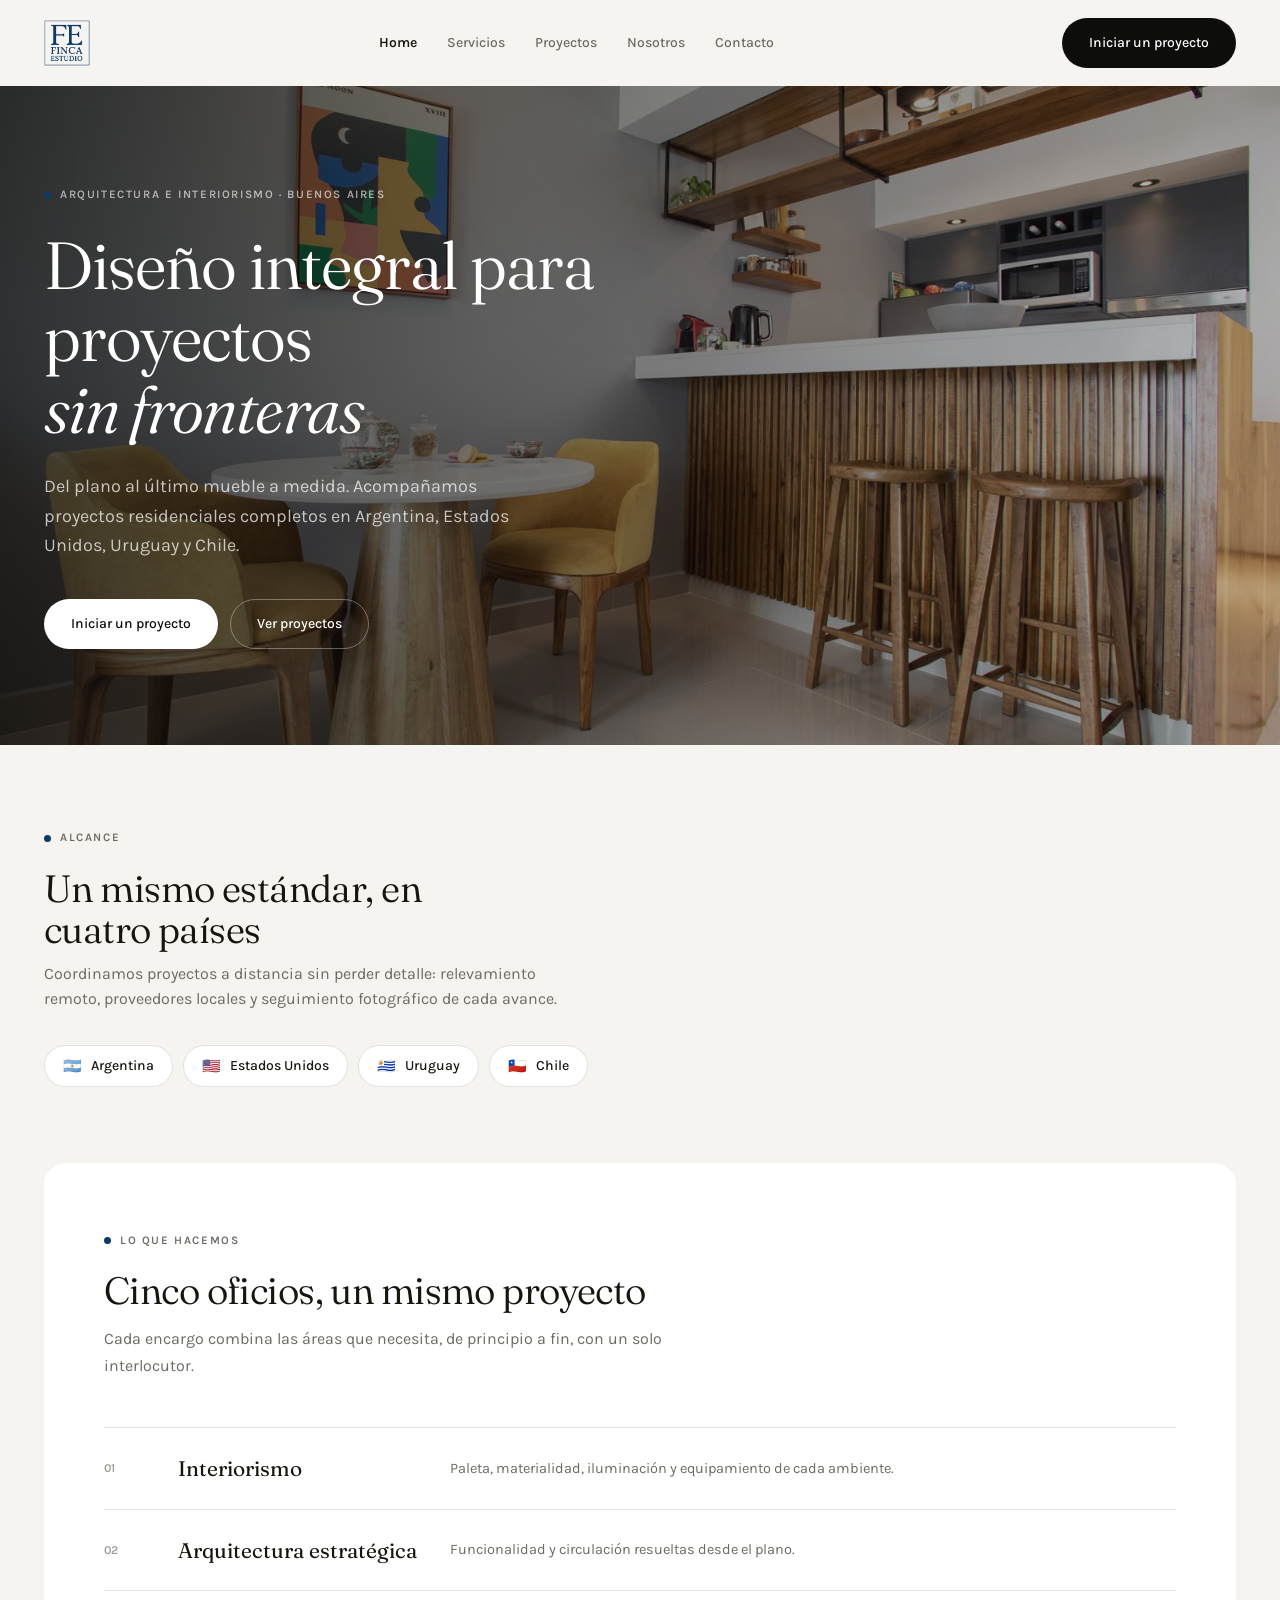
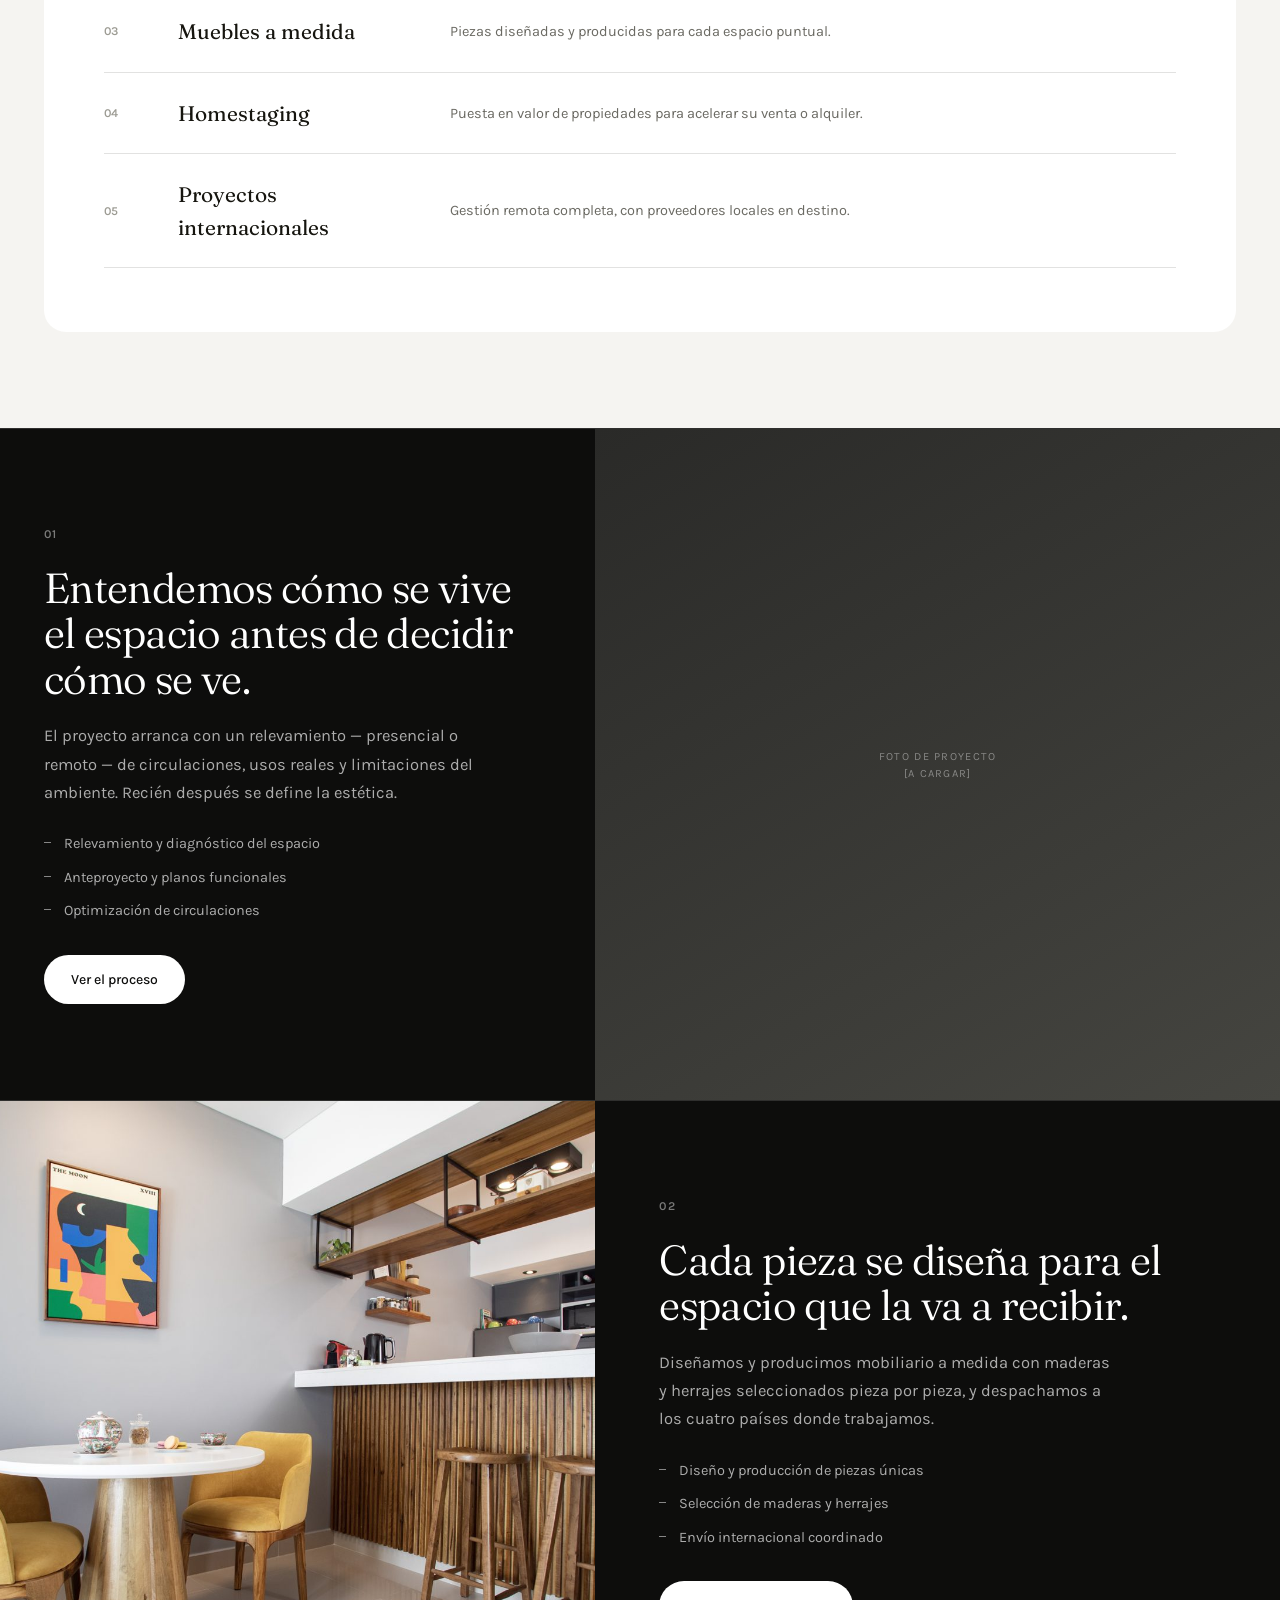
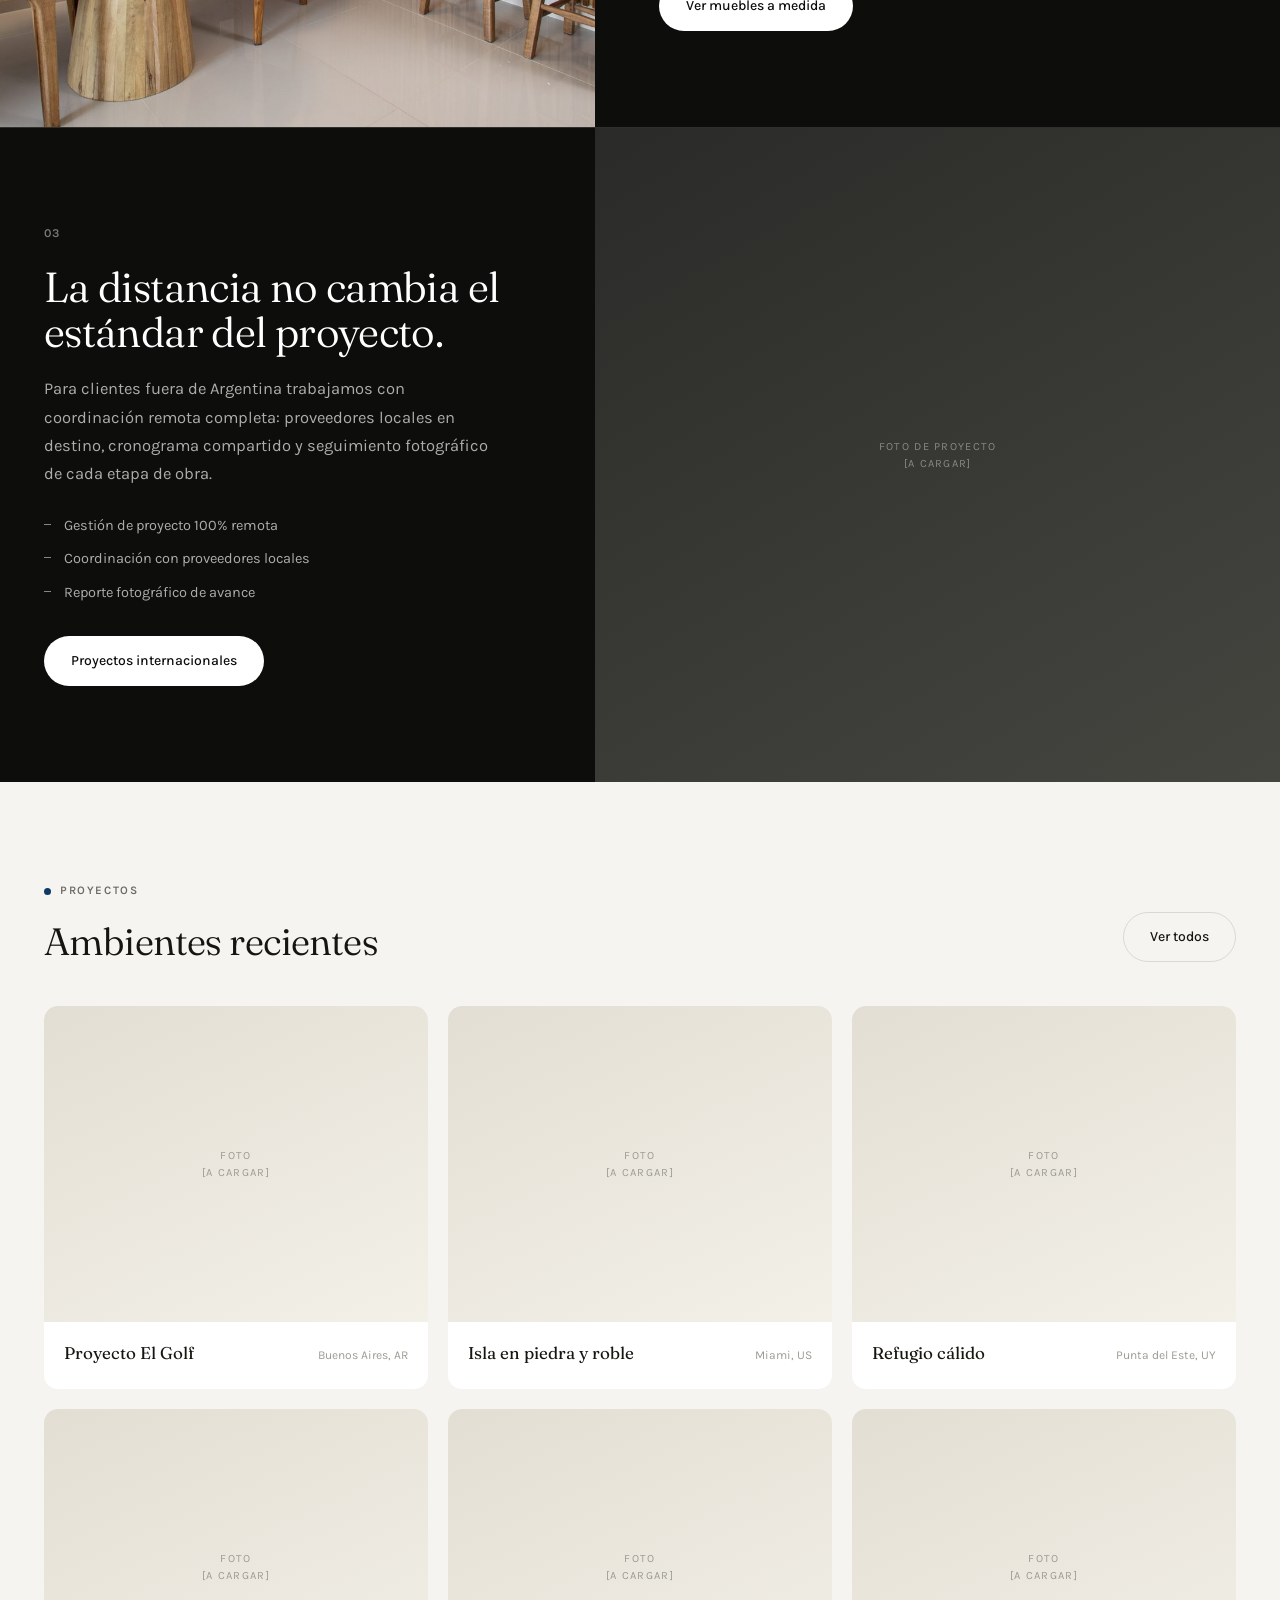
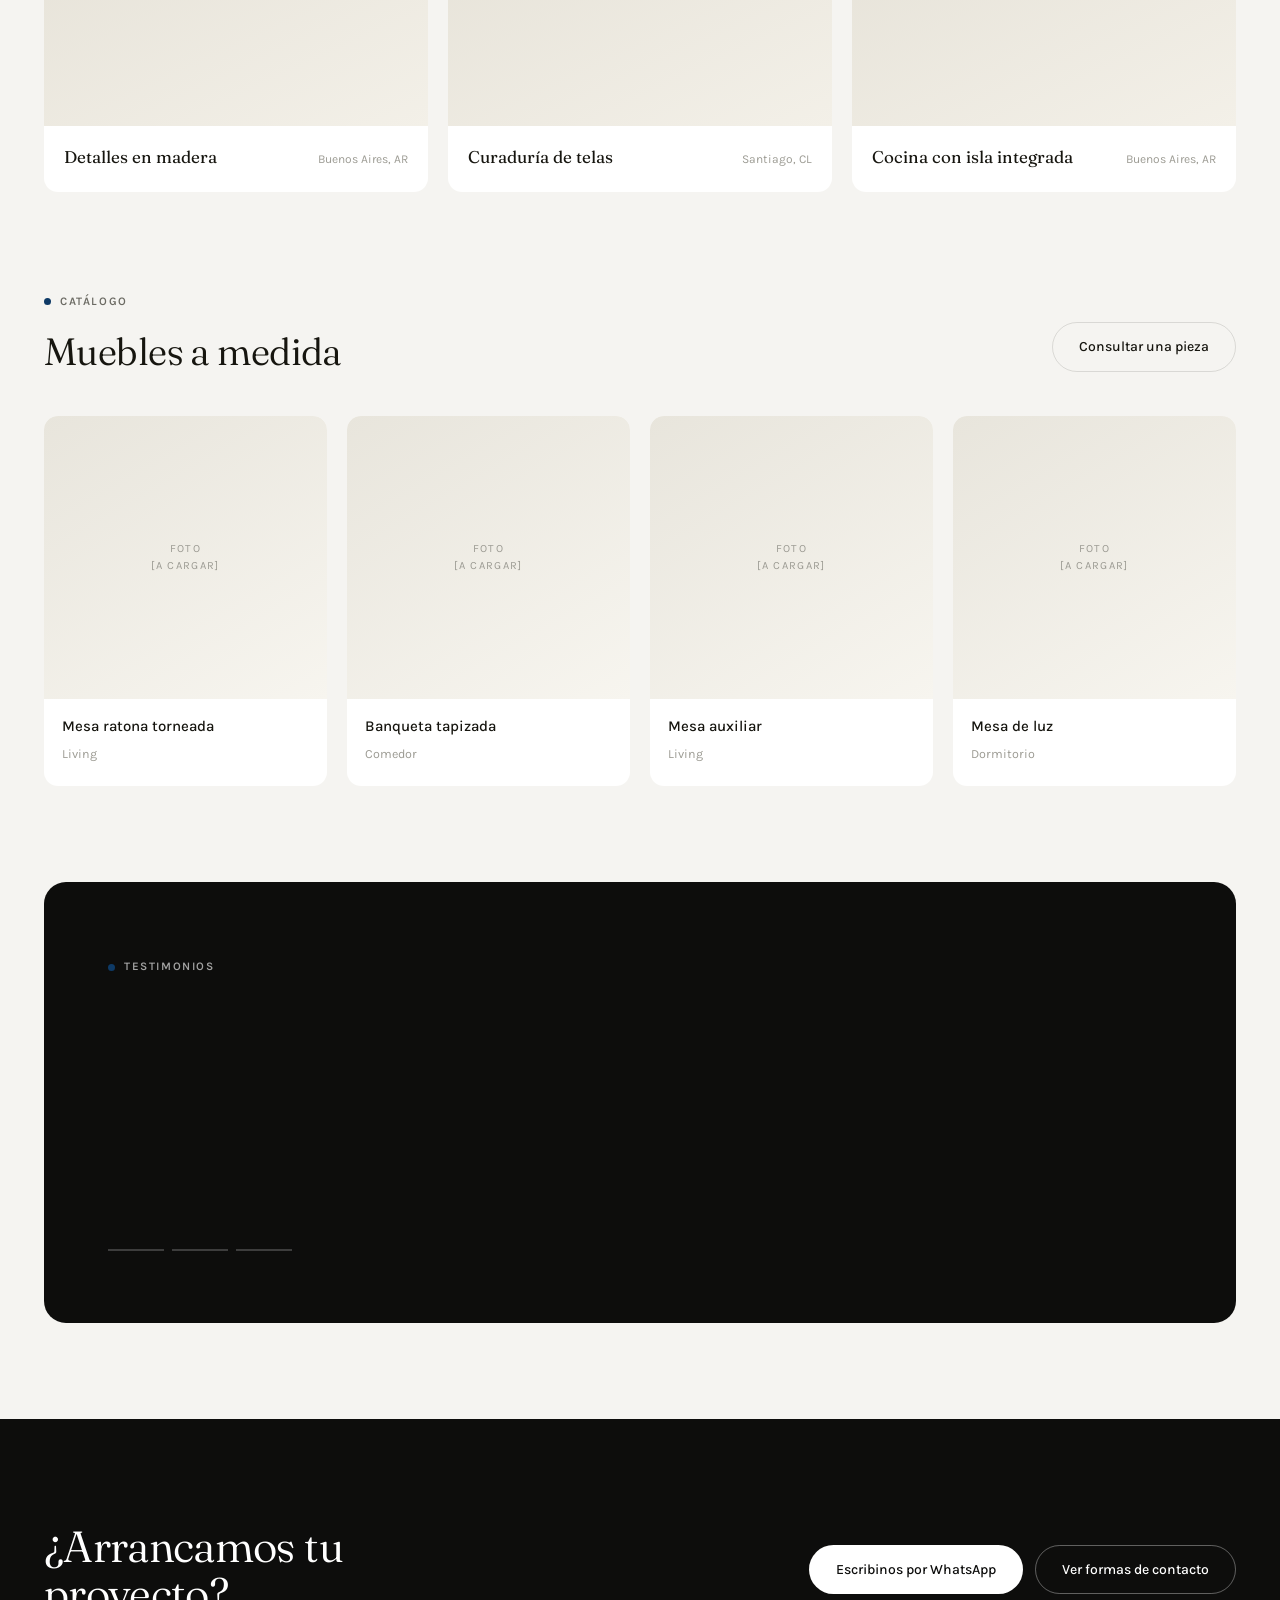
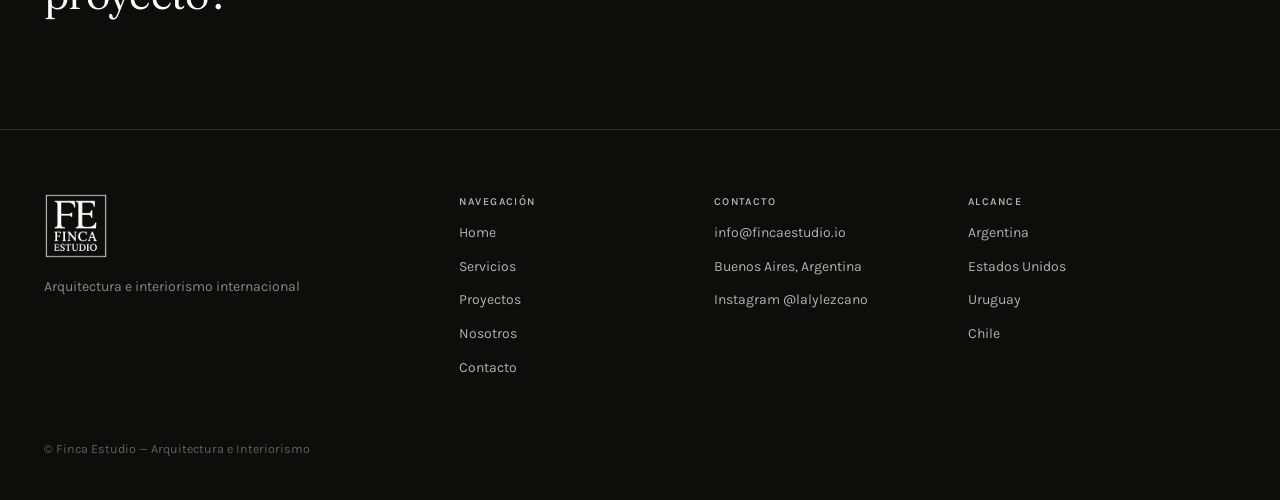
<file: index.html>
<!doctype html>
<html lang="es">
<head>
<meta charset="utf-8">
<meta name="viewport" content="width=device-width, initial-scale=1">
<title>Finca Estudio — Arquitectura e Interiorismo Internacional</title>
<meta name="description" content="Finca Estudio: arquitectura e interiorismo estratégico para proyectos residenciales en Argentina, Estados Unidos, Uruguay y Chile.">
<link rel="stylesheet" href="https://fonts.googleapis.com/css2?family=Fraunces:ital,opsz,wght@0,9..144,300;0,9..144,340;0,9..144,400;0,9..144,500;1,9..144,340&family=Karla:wght@300;400;500;600&display=swap">
<link rel="stylesheet" href="assets/css/style.css">
<script src="assets/js/meta-pixel.js"></script>
</head>
<body>

<header class="nav">
  <div class="nav-inner">
    <a class="brand" href="index.html">
      <img src="assets/images/logo-fe.png" class="brand-mark" alt="Finca Estudio">
    </a>
    <nav class="nav-links">
      <a href="index.html" class="active">Home</a>
      <div class="nav-item">
        <a href="servicios.html">Servicios</a>
        <div class="mega">
          <div>
            <p class="mega-col-title">Nuestras disciplinas</p>
            <ul class="mega-list">
              <li><a href="servicios.html#interiorismo"><span class="num">01</span> Interiorismo</a></li>
              <li><a href="servicios.html#arquitectura"><span class="num">02</span> Arquitectura estratégica</a></li>
              <li><a href="servicios.html#muebles"><span class="num">03</span> Muebles a medida</a></li>
              <li><a href="servicios.html#internacionales"><span class="num">04</span> Proyectos internacionales</a></li>
            </ul>
          </div>
          <div class="mega-promo">
            <p>Proyectos en Argentina, EE.UU., Uruguay y Chile.</p>
            <a href="servicios.html">Ver todos los servicios →</a>
          </div>
        </div>
      </div>
      <a href="proyectos.html">Proyectos</a>
      <a href="nosotros.html">Nosotros</a>
      <a href="contacto.html">Contacto</a>
    </nav>
    <a class="btn btn-dark nav-cta" href="contacto.html">Iniciar un proyecto</a>
    <button class="nav-toggle" aria-label="Abrir menú"><span></span><span></span><span></span></button>
  </div>
</header>

<section class="hero on-dark">
  <div class="hero-bg"><img src="assets/images/hero-cocina.jpg" alt=""></div>
  <div class="wrap">
    <div class="hero-inner">
      <span class="label"><span class="dot"></span>Arquitectura e interiorismo · Buenos Aires</span>
      <h1 class="disp">Diseño integral para proyectos<br><span class="ital">sin fronteras</span></h1>
      <p class="lead">Del plano al último mueble a medida. Acompañamos proyectos residenciales completos en Argentina, Estados Unidos, Uruguay y Chile.</p>
      <div class="hero-actions">
        <a href="contacto.html" class="btn btn-light">Iniciar un proyecto</a>
        <a href="proyectos.html" class="btn btn-ghost-light">Ver proyectos</a>
      </div>
    </div>
  </div>
</section>

<section class="markets">
  <div class="wrap reveal">
    <span class="label"><span class="dot"></span>Alcance</span>
    <h2 class="disp">Un mismo estándar, en cuatro países</h2>
    <p>Coordinamos proyectos a distancia sin perder detalle: relevamiento remoto, proveedores locales y seguimiento fotográfico de cada avance.</p>
    <div class="chips">
      <span class="chip"><span class="flag">🇦🇷</span> Argentina</span>
      <span class="chip"><span class="flag">🇺🇸</span> Estados Unidos</span>
      <span class="chip"><span class="flag">🇺🇾</span> Uruguay</span>
      <span class="chip"><span class="flag">🇨🇱</span> Chile</span>
    </div>
  </div>
</section>

<section class="panel-section">
  <div class="wrap">
    <div class="panel reveal">
      <div class="panel-head">
        <span class="label"><span class="dot"></span>Lo que hacemos</span>
        <h2 class="disp">Cinco oficios, un mismo proyecto</h2>
        <p>Cada encargo combina las áreas que necesita, de principio a fin, con un solo interlocutor.</p>
      </div>
      <div class="svc-rows">
        <div class="svc-line"><span class="n">01</span><span class="t">Interiorismo</span><span class="d">Paleta, materialidad, iluminación y equipamiento de cada ambiente.</span><span class="a">→</span></div>
        <div class="svc-line"><span class="n">02</span><span class="t">Arquitectura estratégica</span><span class="d">Funcionalidad y circulación resueltas desde el plano.</span><span class="a">→</span></div>
        <div class="svc-line"><span class="n">03</span><span class="t">Muebles a medida</span><span class="d">Piezas diseñadas y producidas para cada espacio puntual.</span><span class="a">→</span></div>
        <div class="svc-line"><span class="n">04</span><span class="t">Homestaging</span><span class="d">Puesta en valor de propiedades para acelerar su venta o alquiler.</span><span class="a">→</span></div>
        <div class="svc-line"><span class="n">05</span><span class="t">Proyectos internacionales</span><span class="d">Gestión remota completa, con proveedores locales en destino.</span><span class="a">→</span></div>
      </div>
    </div>
  </div>
</section>

<section class="feature on-dark">
  <div class="feature-row">
    <div class="feature-text">
      <span class="step-num">01</span>
      <h2 class="disp">Entendemos cómo se vive el espacio antes de decidir cómo se ve.</h2>
      <p>El proyecto arranca con un relevamiento — presencial o remoto — de circulaciones, usos reales y limitaciones del ambiente. Recién después se define la estética.</p>
      <ul class="feature-list">
        <li>Relevamiento y diagnóstico del espacio</li>
        <li>Anteproyecto y planos funcionales</li>
        <li>Optimización de circulaciones</li>
      </ul>
      <a href="servicios.html#arquitectura" class="btn btn-light">Ver el proceso</a>
    </div>
    <div class="feature-media">
      <span class="ph-label">Foto de proyecto<br>[a cargar]</span>
    </div>
  </div>

  <div class="feature-row rev">
    <div class="feature-text">
      <span class="step-num">02</span>
      <h2 class="disp">Cada pieza se diseña para el espacio que la va a recibir.</h2>
      <p>Diseñamos y producimos mobiliario a medida con maderas y herrajes seleccionados pieza por pieza, y despachamos a los cuatro países donde trabajamos.</p>
      <ul class="feature-list">
        <li>Diseño y producción de piezas únicas</li>
        <li>Selección de maderas y herrajes</li>
        <li>Envío internacional coordinado</li>
      </ul>
      <a href="servicios.html#muebles" class="btn btn-light">Ver muebles a medida</a>
    </div>
    <div class="feature-media">
      <img src="assets/images/hero-cocina.jpg" alt="Barra de cocina en madera, proyecto Finca Estudio">
    </div>
  </div>

  <div class="feature-row">
    <div class="feature-text">
      <span class="step-num">03</span>
      <h2 class="disp">La distancia no cambia el estándar del proyecto.</h2>
      <p>Para clientes fuera de Argentina trabajamos con coordinación remota completa: proveedores locales en destino, cronograma compartido y seguimiento fotográfico de cada etapa de obra.</p>
      <ul class="feature-list">
        <li>Gestión de proyecto 100% remota</li>
        <li>Coordinación con proveedores locales</li>
        <li>Reporte fotográfico de avance</li>
      </ul>
      <a href="servicios.html#internacionales" class="btn btn-light">Proyectos internacionales</a>
    </div>
    <div class="feature-media">
      <span class="ph-label">Foto de proyecto<br>[a cargar]</span>
    </div>
  </div>
</section>

<section class="projects">
  <div class="wrap">
    <div class="proj-head reveal">
      <div>
        <span class="label"><span class="dot"></span>Proyectos</span>
        <h2 class="disp">Ambientes recientes</h2>
      </div>
      <a href="proyectos.html" class="btn btn-ghost-dark">Ver todos</a>
    </div>
    <div class="proj-grid reveal">
      <div class="proj-card"><div class="proj-photo"><span class="ph-label">Foto<br>[a cargar]</span></div><div class="proj-body"><h4>Proyecto El Golf</h4><span class="proj-loc">Buenos Aires, AR</span></div></div>
      <div class="proj-card"><div class="proj-photo"><span class="ph-label">Foto<br>[a cargar]</span></div><div class="proj-body"><h4>Isla en piedra y roble</h4><span class="proj-loc">Miami, US</span></div></div>
      <div class="proj-card"><div class="proj-photo"><span class="ph-label">Foto<br>[a cargar]</span></div><div class="proj-body"><h4>Refugio cálido</h4><span class="proj-loc">Punta del Este, UY</span></div></div>
      <div class="proj-card"><div class="proj-photo"><span class="ph-label">Foto<br>[a cargar]</span></div><div class="proj-body"><h4>Detalles en madera</h4><span class="proj-loc">Buenos Aires, AR</span></div></div>
      <div class="proj-card"><div class="proj-photo"><span class="ph-label">Foto<br>[a cargar]</span></div><div class="proj-body"><h4>Curaduría de telas</h4><span class="proj-loc">Santiago, CL</span></div></div>
      <div class="proj-card"><div class="proj-photo"><span class="ph-label">Foto<br>[a cargar]</span></div><div class="proj-body"><h4>Cocina con isla integrada</h4><span class="proj-loc">Buenos Aires, AR</span></div></div>
    </div>
  </div>
</section>

<section class="catalog">
  <div class="wrap">
    <div class="proj-head reveal">
      <div>
        <span class="label"><span class="dot"></span>Catálogo</span>
        <h2 class="disp">Muebles a medida</h2>
      </div>
      <a href="contacto.html" class="btn btn-ghost-dark">Consultar una pieza</a>
    </div>
    <div class="cat-grid reveal">
      <div class="cat-card"><div class="cat-photo"><span class="ph-label">Foto<br>[a cargar]</span></div><div class="cat-body"><h4>Mesa ratona torneada</h4><span>Living</span></div></div>
      <div class="cat-card"><div class="cat-photo"><span class="ph-label">Foto<br>[a cargar]</span></div><div class="cat-body"><h4>Banqueta tapizada</h4><span>Comedor</span></div></div>
      <div class="cat-card"><div class="cat-photo"><span class="ph-label">Foto<br>[a cargar]</span></div><div class="cat-body"><h4>Mesa auxiliar</h4><span>Living</span></div></div>
      <div class="cat-card"><div class="cat-photo"><span class="ph-label">Foto<br>[a cargar]</span></div><div class="cat-body"><h4>Mesa de luz</h4><span>Dormitorio</span></div></div>
    </div>
  </div>
</section>

<section class="testi">
  <div class="wrap">
    <div class="testi-panel on-dark reveal">
      <span class="label"><span class="dot"></span>Testimonios</span>
      <div class="testi-carousel">
        <div class="testi-auto">
          <div class="testi-auto-slide">
            <p class="testi-quote disp">[Testimonio de cliente — pendiente de cargar]</p>
            <p class="testi-name">— Cliente, Proyecto [nombre]</p>
          </div>
          <div class="testi-auto-slide">
            <p class="testi-quote disp">[Testimonio de cliente — pendiente de cargar]</p>
            <p class="testi-name">— Cliente, Proyecto [nombre]</p>
          </div>
          <div class="testi-auto-slide">
            <p class="testi-quote disp">[Testimonio de cliente — pendiente de cargar]</p>
            <p class="testi-name">— Cliente, Proyecto [nombre]</p>
          </div>
        </div>
        <div class="testi-progress">
          <div class="testi-bar"><span></span></div>
          <div class="testi-bar"><span></span></div>
          <div class="testi-bar"><span></span></div>
        </div>
      </div>
    </div>
  </div>
</section>

<section class="cta on-dark">
  <div class="wrap cta-inner">
    <h2 class="disp">¿Arrancamos tu proyecto?</h2>
    <div class="hero-actions">
      <a href="https://wa.me/5491131908676" class="btn btn-light" target="_blank" rel="noopener">Escribinos por WhatsApp</a>
      <a href="contacto.html" class="btn btn-ghost-light">Ver formas de contacto</a>
    </div>
  </div>
</section>

<footer class="footer">
  <div class="footer-inner">
    <div class="footer-brand">
      <img src="assets/images/logo-fe-white.png" class="footer-mark" alt="Finca Estudio">
      <p class="footer-tag">Arquitectura e interiorismo internacional</p>
    </div>
    <div class="footer-col">
      <p class="footer-heading">Navegación</p>
      <a href="index.html">Home</a>
      <a href="servicios.html">Servicios</a>
      <a href="proyectos.html">Proyectos</a>
      <a href="nosotros.html">Nosotros</a>
      <a href="contacto.html">Contacto</a>
    </div>
    <div class="footer-col">
      <p class="footer-heading">Contacto</p>
      <p>info@fincaestudio.io</p>
      <p>Buenos Aires, Argentina</p>
      <a href="https://instagram.com/lalylezcano" target="_blank" rel="noopener">Instagram @lalylezcano</a>
    </div>
    <div class="footer-col">
      <p class="footer-heading">Alcance</p>
      <p>Argentina</p>
      <p>Estados Unidos</p>
      <p>Uruguay</p>
      <p>Chile</p>
    </div>
  </div>
  <p class="footer-copy">© Finca Estudio — Arquitectura e Interiorismo</p>
</footer>

<script src="assets/js/script.js"></script>
</body>
</html>
</file>
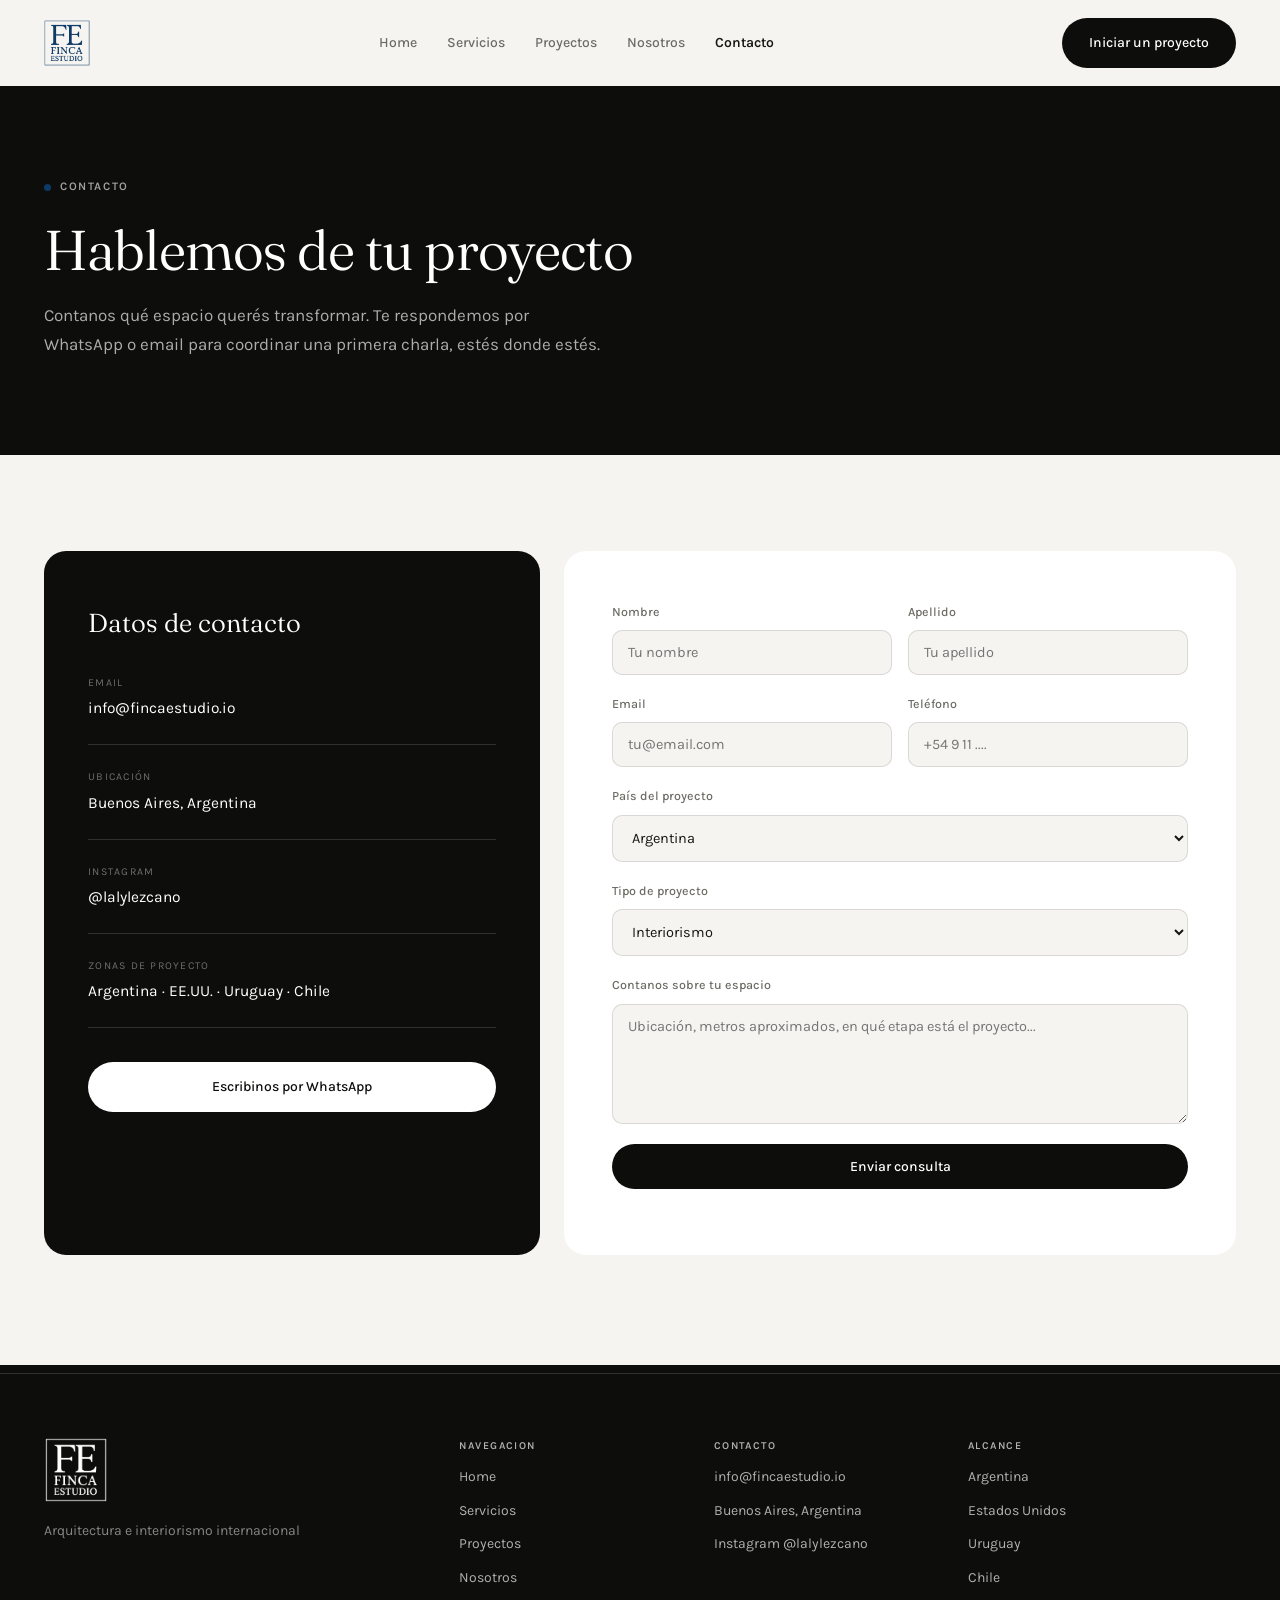
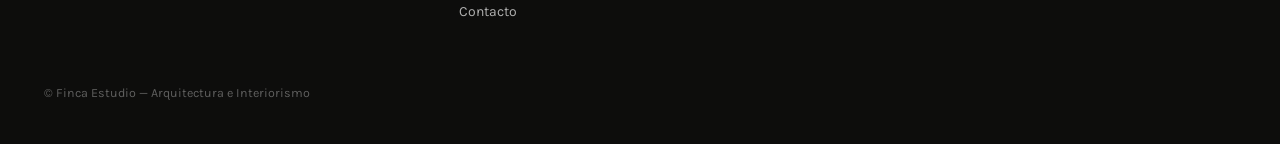
<file: contacto.html>
<!doctype html>
<html lang="es">
<head>
<meta charset="utf-8">
<meta name="viewport" content="width=device-width, initial-scale=1">
<title>Contacto — Finca Estudio</title>
<meta name="description" content="Contactá a Finca Estudio para tu próximo proyecto de interiorismo, arquitectura o muebles a medida.">
<link rel="stylesheet" href="https://fonts.googleapis.com/css2?family=Fraunces:ital,opsz,wght@0,9..144,300;0,9..144,340;0,9..144,400;0,9..144,500;1,9..144,340&family=Karla:wght@300;400;500;600&display=swap">
<link rel="stylesheet" href="assets/css/style.css">
<script src="assets/js/meta-pixel.js"></script>
</head>
<body>

<header class="nav">
  <div class="nav-inner">
    <a class="brand" href="index.html">
      <img src="assets/images/logo-fe.png" class="brand-mark" alt="Finca Estudio">
    </a>
    <nav class="nav-links">
      <a href="index.html">Home</a>
      <div class="nav-item">
        <a href="servicios.html">Servicios</a>
        <div class="mega">
          <div>
            <p class="mega-col-title">Nuestras disciplinas</p>
            <ul class="mega-list">
              <li><a href="servicios.html#interiorismo"><span class="num">01</span> Interiorismo</a></li>
              <li><a href="servicios.html#arquitectura"><span class="num">02</span> Arquitectura estrategica</a></li>
              <li><a href="servicios.html#muebles"><span class="num">03</span> Muebles a medida</a></li>
              <li><a href="servicios.html#internacionales"><span class="num">04</span> Proyectos internacionales</a></li>
            </ul>
          </div>
          <div class="mega-promo">
            <p>Proyectos en Argentina, EE.UU., Uruguay y Chile.</p>
            <a href="servicios.html">Ver todos los servicios &rarr;</a>
          </div>
        </div>
      </div>
      <a href="proyectos.html">Proyectos</a>
      <a href="nosotros.html">Nosotros</a>
      <a href="contacto.html" class="active">Contacto</a>
    </nav>
    <a class="btn btn-dark nav-cta" href="contacto.html">Iniciar un proyecto</a>
    <button class="nav-toggle" aria-label="Abrir menu"><span></span><span></span><span></span></button>
  </div>
</header>

<section class="page-head on-dark">
  <div class="wrap">
    <span class="label"><span class="dot"></span>Contacto</span>
    <h1 class="disp">Hablemos de tu proyecto</h1>
    <p>Contanos qué espacio querés transformar. Te respondemos por WhatsApp o email para coordinar una primera charla, estés donde estés.</p>
  </div>
</section>

<section class="contact">
  <div class="wrap contact-grid reveal">
    <div class="info-card on-dark">
      <h3>Datos de contacto</h3>
      <div class="info-row">
        <span>Email</span>
        <a href="mailto:info@fincaestudio.io">info@fincaestudio.io</a>
      </div>
      <div class="info-row">
        <span>Ubicación</span>
        <p>Buenos Aires, Argentina</p>
      </div>
      <div class="info-row">
        <span>Instagram</span>
        <a href="https://instagram.com/lalylezcano" target="_blank" rel="noopener">@lalylezcano</a>
      </div>
      <div class="info-row">
        <span>Zonas de proyecto</span>
        <p>Argentina · EE.UU. · Uruguay · Chile</p>
      </div>
      <a href="https://wa.me/5491131908676" class="btn btn-light whatsapp-btn" target="_blank" rel="noopener">Escribinos por WhatsApp</a>
    </div>

    <form class="form-card" id="contactForm">
      <div class="field-row">
        <div class="field">
          <label for="nombre">Nombre</label>
          <input type="text" id="nombre" name="nombre" placeholder="Tu nombre" required>
        </div>
        <div class="field">
          <label for="apellido">Apellido</label>
          <input type="text" id="apellido" name="apellido" placeholder="Tu apellido" required>
        </div>
      </div>
      <div class="field-row">
        <div class="field">
          <label for="email">Email</label>
          <input type="email" id="email" name="email" placeholder="tu@email.com" required>
        </div>
        <div class="field">
          <label for="telefono">Teléfono</label>
          <input type="tel" id="telefono" name="telefono" placeholder="+54 9 11 ....">
        </div>
      </div>
      <div class="field">
        <label for="pais">País del proyecto</label>
        <select id="pais" name="pais">
          <option>Argentina</option>
          <option>Estados Unidos</option>
          <option>Uruguay</option>
          <option>Chile</option>
          <option>Otro</option>
        </select>
      </div>
      <div class="field">
        <label for="tipo">Tipo de proyecto</label>
        <select id="tipo" name="tipo">
          <option>Interiorismo</option>
          <option>Arquitectura estratégica</option>
          <option>Muebles a medida</option>
          <option>Homestaging</option>
          <option>Otro</option>
        </select>
      </div>
      <div class="field">
        <label for="mensaje">Contanos sobre tu espacio</label>
        <textarea id="mensaje" name="mensaje" placeholder="Ubicación, metros aproximados, en qué etapa está el proyecto..."></textarea>
      </div>
      <button type="submit" class="btn btn-dark" style="width:100%;">Enviar consulta</button>
      <p id="formNote" style="font-size:12.5px; color:var(--ink-light); margin:14px 0 0; text-align:center;"></p>
    </form>
  </div>
</section>

<footer class="footer">
  <div class="footer-inner">
    <div class="footer-brand">
      <img src="assets/images/logo-fe-white.png" class="footer-mark" alt="Finca Estudio">
      <p class="footer-tag">Arquitectura e interiorismo internacional</p>
    </div>
    <div class="footer-col">
      <p class="footer-heading">Navegacion</p>
      <a href="index.html">Home</a>
      <a href="servicios.html">Servicios</a>
      <a href="proyectos.html">Proyectos</a>
      <a href="nosotros.html">Nosotros</a>
      <a href="contacto.html">Contacto</a>
    </div>
    <div class="footer-col">
      <p class="footer-heading">Contacto</p>
      <p>info@fincaestudio.io</p>
      <p>Buenos Aires, Argentina</p>
      <a href="https://instagram.com/lalylezcano" target="_blank" rel="noopener">Instagram @lalylezcano</a>
    </div>
    <div class="footer-col">
      <p class="footer-heading">Alcance</p>
      <p>Argentina</p>
      <p>Estados Unidos</p>
      <p>Uruguay</p>
      <p>Chile</p>
    </div>
  </div>
  <p class="footer-copy">&copy; Finca Estudio &mdash; Arquitectura e Interiorismo</p>
</footer>

<script src="assets/js/script.js"></script>
<script>
  // El formulario arma la consulta y la abre en el WhatsApp de Laly, ya escrita.
  // GitHub Pages no puede enviar mails, así que WhatsApp es el canal de envío.
  var WHATSAPP = '5491131908676';
  var form = document.getElementById('contactForm');
  var note = document.getElementById('formNote');
  if (form) {
    form.addEventListener('submit', function (e) {
      e.preventDefault();
      var v = function (id) { return (document.getElementById(id).value || '').trim(); };
      var lineas = [
        'Hola! Les escribo desde la web de Finca Estudio.',
        '',
        'Nombre: ' + v('nombre') + ' ' + v('apellido'),
        'Email: ' + v('email')
      ];
      if (v('telefono')) lineas.push('Teléfono: ' + v('telefono'));
      lineas.push('País del proyecto: ' + v('pais'));
      lineas.push('Tipo de proyecto: ' + v('tipo'));
      if (v('mensaje')) lineas.push('', v('mensaje'));
      var url = 'https://wa.me/' + WHATSAPP + '?text=' + encodeURIComponent(lineas.join('\n'));

      if (window.fincaTrackLead) window.fincaTrackLead({ content_category: v('tipo') });

      var w = window.open(url, '_blank');
      if (!w) location.href = url;
      note.innerHTML = '¡Listo! Se abrió WhatsApp con tu consulta: solo tocá enviar. Si no se abrió, <a href="' + url + '" target="_blank" rel="noopener">hacé clic acá</a>.';
    });
  }
</script>
</body>
</html>
</file>
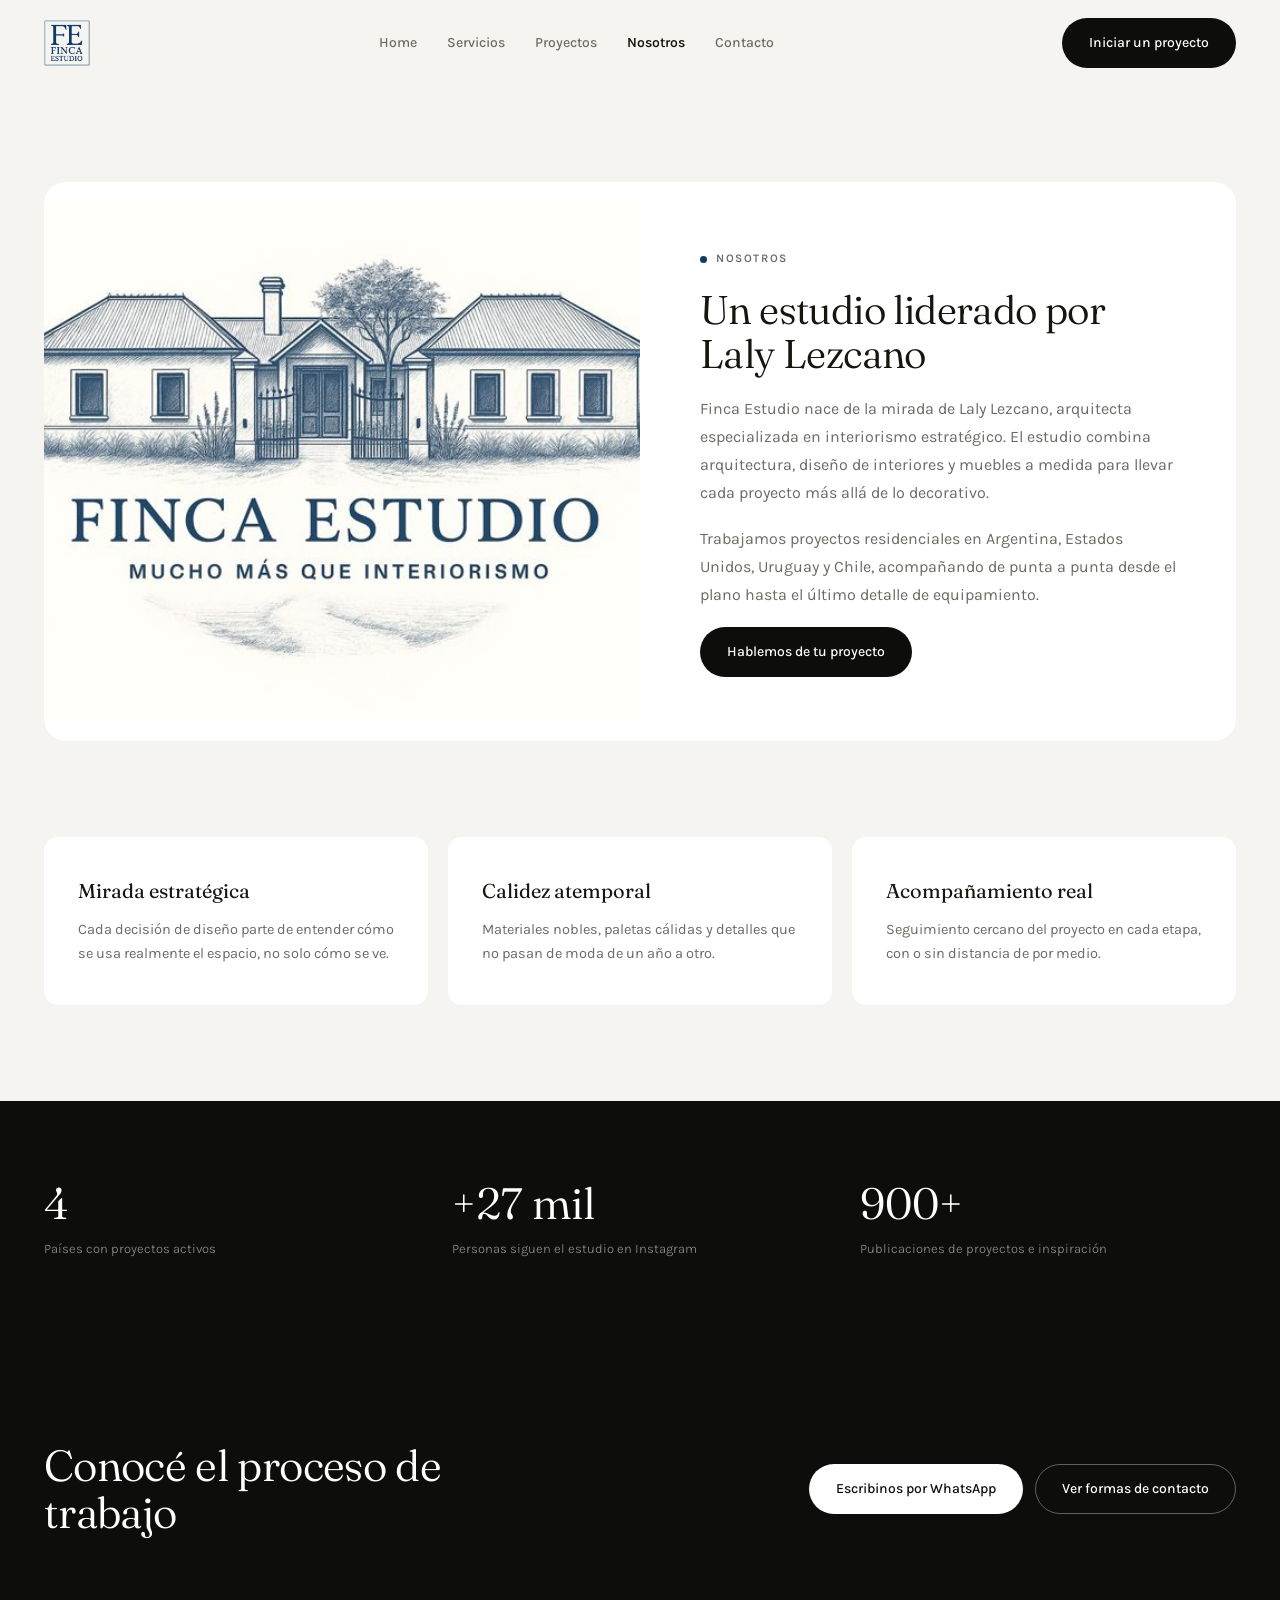
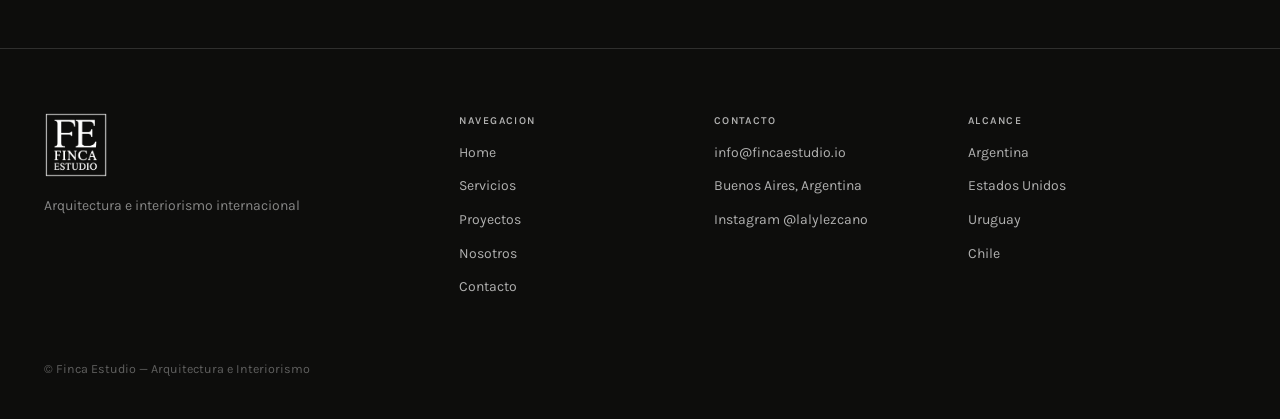
<file: nosotros.html>
<!doctype html>
<html lang="es">
<head>
<meta charset="utf-8">
<meta name="viewport" content="width=device-width, initial-scale=1">
<title>Nosotros — Finca Estudio</title>
<meta name="description" content="Finca Estudio, liderado por Laly Lezcano: arquitectura e interiorismo estratégico en Argentina, EE.UU., Uruguay y Chile.">
<link rel="stylesheet" href="https://fonts.googleapis.com/css2?family=Fraunces:ital,opsz,wght@0,9..144,300;0,9..144,340;0,9..144,400;0,9..144,500;1,9..144,340&family=Karla:wght@300;400;500;600&display=swap">
<link rel="stylesheet" href="assets/css/style.css">
<script src="assets/js/meta-pixel.js"></script>
</head>
<body>

<header class="nav">
  <div class="nav-inner">
    <a class="brand" href="index.html">
      <img src="assets/images/logo-fe.png" class="brand-mark" alt="Finca Estudio">
    </a>
    <nav class="nav-links">
      <a href="index.html">Home</a>
      <div class="nav-item">
        <a href="servicios.html">Servicios</a>
        <div class="mega">
          <div>
            <p class="mega-col-title">Nuestras disciplinas</p>
            <ul class="mega-list">
              <li><a href="servicios.html#interiorismo"><span class="num">01</span> Interiorismo</a></li>
              <li><a href="servicios.html#arquitectura"><span class="num">02</span> Arquitectura estrategica</a></li>
              <li><a href="servicios.html#muebles"><span class="num">03</span> Muebles a medida</a></li>
              <li><a href="servicios.html#internacionales"><span class="num">04</span> Proyectos internacionales</a></li>
            </ul>
          </div>
          <div class="mega-promo">
            <p>Proyectos en Argentina, EE.UU., Uruguay y Chile.</p>
            <a href="servicios.html">Ver todos los servicios &rarr;</a>
          </div>
        </div>
      </div>
      <a href="proyectos.html">Proyectos</a>
      <a href="nosotros.html" class="active">Nosotros</a>
      <a href="contacto.html">Contacto</a>
    </nav>
    <a class="btn btn-dark nav-cta" href="contacto.html">Iniciar un proyecto</a>
    <button class="nav-toggle" aria-label="Abrir menu"><span></span><span></span><span></span></button>
  </div>
</header>

<section class="story">
  <div class="wrap">
    <div class="story-panel reveal">
      <div class="story-photo"><img src="assets/images/logo-full.jpg" alt="Finca Estudio"></div>
      <div class="story-text">
        <span class="label"><span class="dot"></span>Nosotros</span>
        <h1 class="disp">Un estudio liderado por Laly Lezcano</h1>
        <p>Finca Estudio nace de la mirada de Laly Lezcano, arquitecta especializada en interiorismo estratégico. El estudio combina arquitectura, diseño de interiores y muebles a medida para llevar cada proyecto más allá de lo decorativo.</p>
        <p>Trabajamos proyectos residenciales en Argentina, Estados Unidos, Uruguay y Chile, acompañando de punta a punta desde el plano hasta el último detalle de equipamiento.</p>
        <a href="contacto.html" class="btn btn-dark">Hablemos de tu proyecto</a>
      </div>
    </div>
  </div>
</section>

<section class="values">
  <div class="wrap values-grid reveal">
    <div class="value">
      <h3>Mirada estratégica</h3>
      <p>Cada decisión de diseño parte de entender cómo se usa realmente el espacio, no solo cómo se ve.</p>
    </div>
    <div class="value">
      <h3>Calidez atemporal</h3>
      <p>Materiales nobles, paletas cálidas y detalles que no pasan de moda de un año a otro.</p>
    </div>
    <div class="value">
      <h3>Acompañamiento real</h3>
      <p>Seguimiento cercano del proyecto en cada etapa, con o sin distancia de por medio.</p>
    </div>
  </div>
</section>

<section class="proof on-dark">
  <div class="wrap proof-inner reveal">
    <div class="proof-stat">4<span>Países con proyectos activos</span></div>
    <div class="proof-stat">+27 mil<span>Personas siguen el estudio en Instagram</span></div>
    <div class="proof-stat">900+<span>Publicaciones de proyectos e inspiración</span></div>
  </div>
</section>

<section class="cta on-dark">
  <div class="wrap cta-inner">
    <h2 class="disp">Conocé el proceso de trabajo</h2>
    <div class="hero-actions">
      <a href="https://wa.me/5491131908676" class="btn btn-light" target="_blank" rel="noopener">Escribinos por WhatsApp</a>
      <a href="contacto.html" class="btn btn-ghost-light">Ver formas de contacto</a>
    </div>
  </div>
</section>

<footer class="footer">
  <div class="footer-inner">
    <div class="footer-brand">
      <img src="assets/images/logo-fe-white.png" class="footer-mark" alt="Finca Estudio">
      <p class="footer-tag">Arquitectura e interiorismo internacional</p>
    </div>
    <div class="footer-col">
      <p class="footer-heading">Navegacion</p>
      <a href="index.html">Home</a>
      <a href="servicios.html">Servicios</a>
      <a href="proyectos.html">Proyectos</a>
      <a href="nosotros.html">Nosotros</a>
      <a href="contacto.html">Contacto</a>
    </div>
    <div class="footer-col">
      <p class="footer-heading">Contacto</p>
      <p>info@fincaestudio.io</p>
      <p>Buenos Aires, Argentina</p>
      <a href="https://instagram.com/lalylezcano" target="_blank" rel="noopener">Instagram @lalylezcano</a>
    </div>
    <div class="footer-col">
      <p class="footer-heading">Alcance</p>
      <p>Argentina</p>
      <p>Estados Unidos</p>
      <p>Uruguay</p>
      <p>Chile</p>
    </div>
  </div>
  <p class="footer-copy">&copy; Finca Estudio &mdash; Arquitectura e Interiorismo</p>
</footer>

<script src="assets/js/script.js"></script>
</body>
</html>
</file>
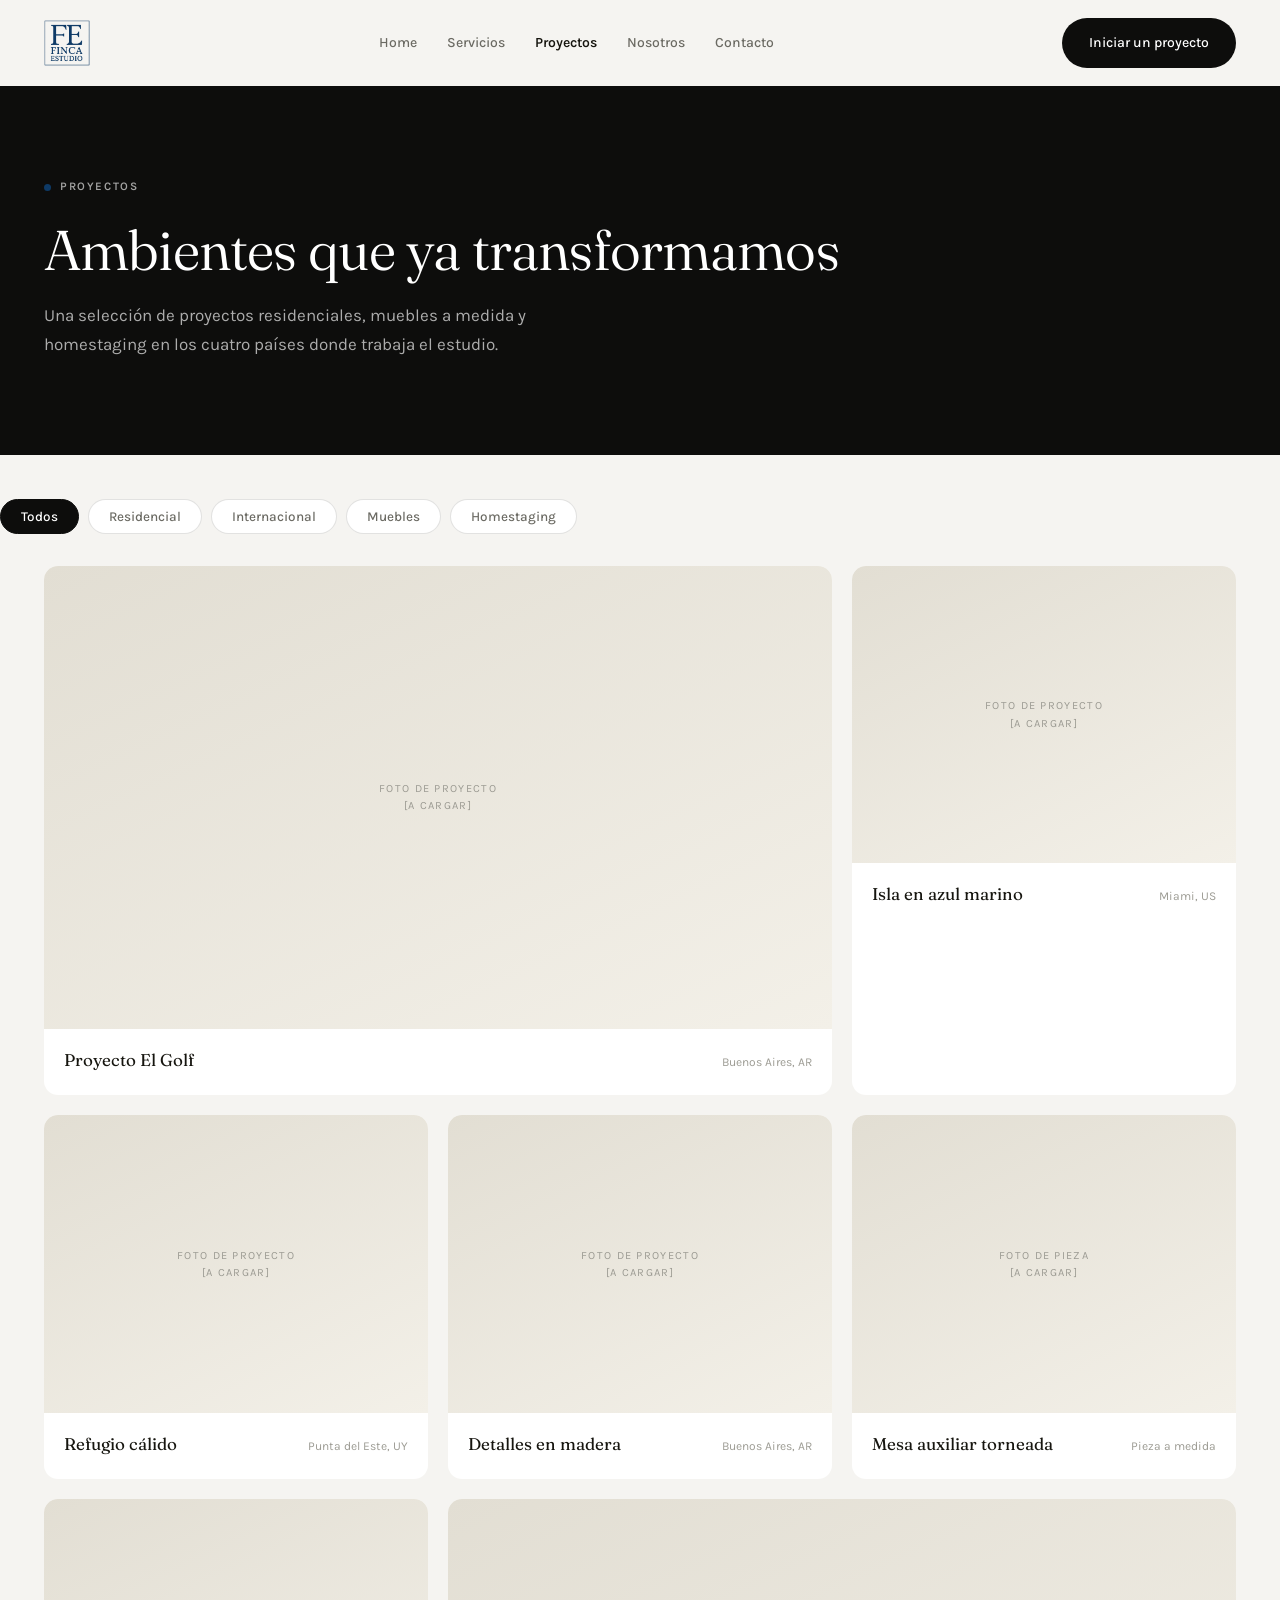
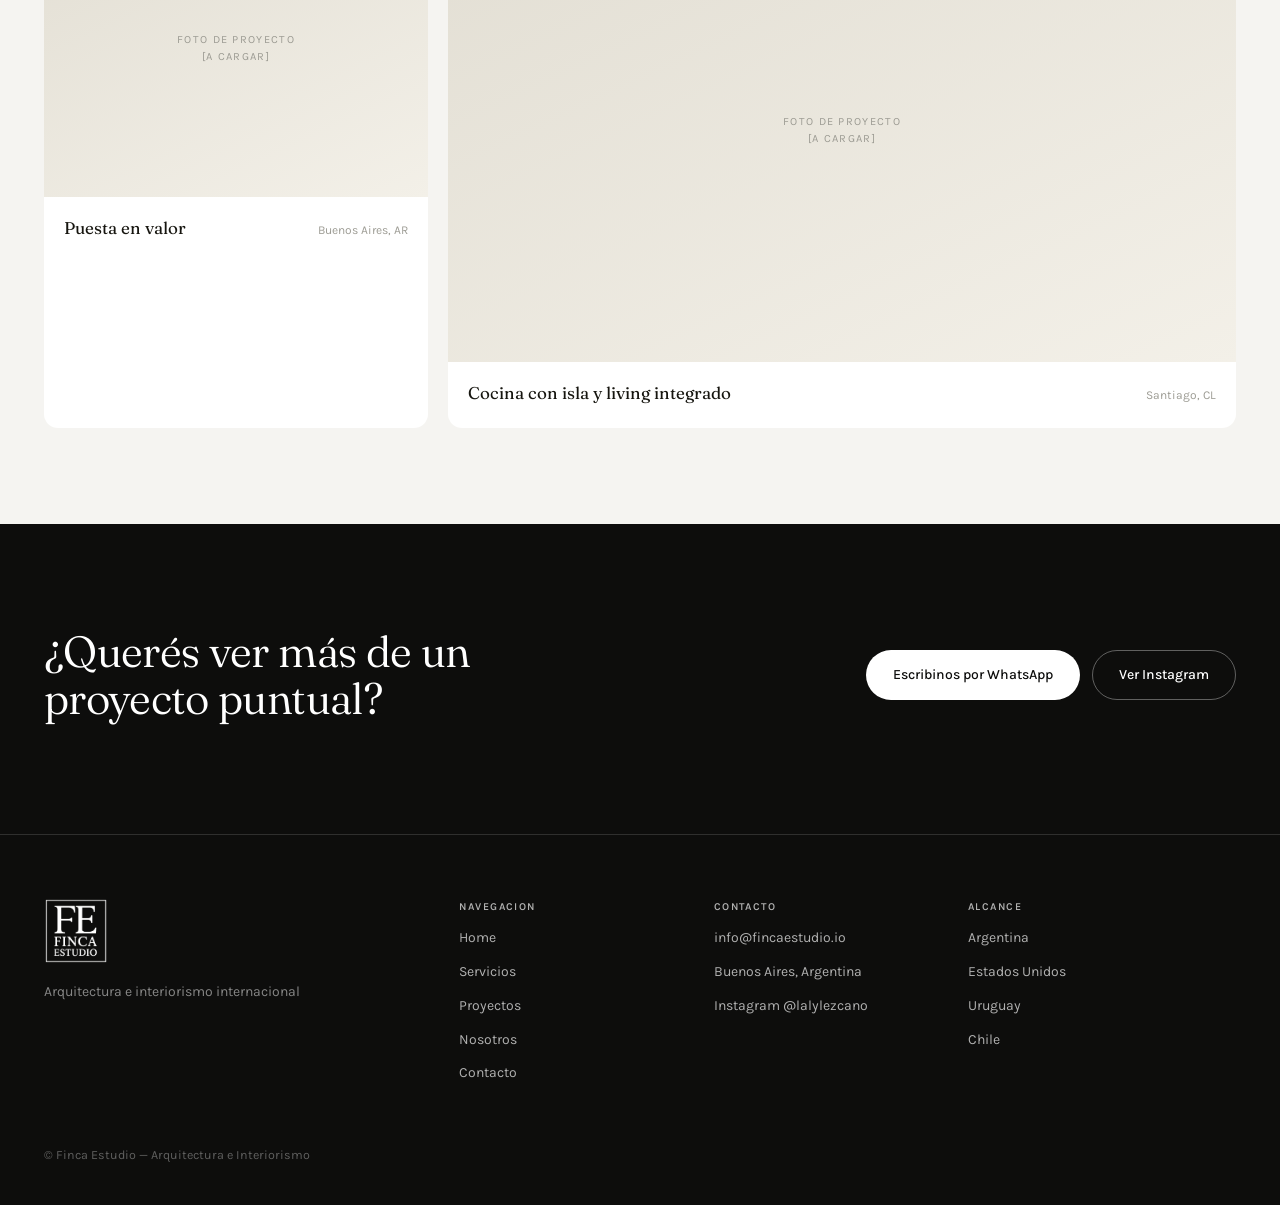
<file: proyectos.html>
<!doctype html>
<html lang="es">
<head>
<meta charset="utf-8">
<meta name="viewport" content="width=device-width, initial-scale=1">
<title>Proyectos — Finca Estudio</title>
<meta name="description" content="Galería de proyectos residenciales, muebles a medida y homestaging de Finca Estudio.">
<link rel="stylesheet" href="https://fonts.googleapis.com/css2?family=Fraunces:ital,opsz,wght@0,9..144,300;0,9..144,340;0,9..144,400;0,9..144,500;1,9..144,340&family=Karla:wght@300;400;500;600&display=swap">
<link rel="stylesheet" href="assets/css/style.css">
<script src="assets/js/meta-pixel.js"></script>
</head>
<body>

<header class="nav">
  <div class="nav-inner">
    <a class="brand" href="index.html">
      <img src="assets/images/logo-fe.png" class="brand-mark" alt="Finca Estudio">
    </a>
    <nav class="nav-links">
      <a href="index.html">Home</a>
      <div class="nav-item">
        <a href="servicios.html">Servicios</a>
        <div class="mega">
          <div>
            <p class="mega-col-title">Nuestras disciplinas</p>
            <ul class="mega-list">
              <li><a href="servicios.html#interiorismo"><span class="num">01</span> Interiorismo</a></li>
              <li><a href="servicios.html#arquitectura"><span class="num">02</span> Arquitectura estrategica</a></li>
              <li><a href="servicios.html#muebles"><span class="num">03</span> Muebles a medida</a></li>
              <li><a href="servicios.html#internacionales"><span class="num">04</span> Proyectos internacionales</a></li>
            </ul>
          </div>
          <div class="mega-promo">
            <p>Proyectos en Argentina, EE.UU., Uruguay y Chile.</p>
            <a href="servicios.html">Ver todos los servicios &rarr;</a>
          </div>
        </div>
      </div>
      <a href="proyectos.html" class="active">Proyectos</a>
      <a href="nosotros.html">Nosotros</a>
      <a href="contacto.html">Contacto</a>
    </nav>
    <a class="btn btn-dark nav-cta" href="contacto.html">Iniciar un proyecto</a>
    <button class="nav-toggle" aria-label="Abrir menu"><span></span><span></span><span></span></button>
  </div>
</header>

<section class="page-head on-dark">
  <div class="wrap">
    <span class="label"><span class="dot"></span>Proyectos</span>
    <h1 class="disp">Ambientes que ya transformamos</h1>
    <p>Una selección de proyectos residenciales, muebles a medida y homestaging en los cuatro países donde trabaja el estudio.</p>
  </div>
</section>

<div class="wrap filters">
  <button class="filter-pill active" data-filter="all">Todos</button>
  <button class="filter-pill" data-filter="residencial">Residencial</button>
  <button class="filter-pill" data-filter="internacional">Internacional</button>
  <button class="filter-pill" data-filter="muebles">Muebles</button>
  <button class="filter-pill" data-filter="homestaging">Homestaging</button>
</div>

<section class="gallery">
  <div class="wrap gal-grid reveal">
    <div class="gal-card span2" data-cat="residencial">
      <div class="gal-photo wide"><span class="ph-label">Foto de proyecto<br>[a cargar]</span></div>
      <div class="gal-body"><h4>Proyecto El Golf</h4><span>Buenos Aires, AR</span></div>
    </div>
    <div class="gal-card" data-cat="residencial internacional">
      <div class="gal-photo"><span class="ph-label">Foto de proyecto<br>[a cargar]</span></div>
      <div class="gal-body"><h4>Isla en azul marino</h4><span>Miami, US</span></div>
    </div>
    <div class="gal-card" data-cat="residencial internacional">
      <div class="gal-photo"><span class="ph-label">Foto de proyecto<br>[a cargar]</span></div>
      <div class="gal-body"><h4>Refugio cálido</h4><span>Punta del Este, UY</span></div>
    </div>
    <div class="gal-card" data-cat="residencial">
      <div class="gal-photo"><span class="ph-label">Foto de proyecto<br>[a cargar]</span></div>
      <div class="gal-body"><h4>Detalles en madera</h4><span>Buenos Aires, AR</span></div>
    </div>
    <div class="gal-card" data-cat="muebles">
      <div class="gal-photo"><span class="ph-label">Foto de pieza<br>[a cargar]</span></div>
      <div class="gal-body"><h4>Mesa auxiliar torneada</h4><span>Pieza a medida</span></div>
    </div>
    <div class="gal-card" data-cat="homestaging">
      <div class="gal-photo"><span class="ph-label">Foto de proyecto<br>[a cargar]</span></div>
      <div class="gal-body"><h4>Puesta en valor</h4><span>Buenos Aires, AR</span></div>
    </div>
    <div class="gal-card span2" data-cat="residencial internacional">
      <div class="gal-photo wide"><span class="ph-label">Foto de proyecto<br>[a cargar]</span></div>
      <div class="gal-body"><h4>Cocina con isla y living integrado</h4><span>Santiago, CL</span></div>
    </div>
  </div>
</section>

<section class="cta on-dark">
  <div class="wrap cta-inner">
    <h2 class="disp">¿Querés ver más de un proyecto puntual?</h2>
    <div class="hero-actions">
      <a href="https://wa.me/5491131908676" class="btn btn-light" target="_blank" rel="noopener">Escribinos por WhatsApp</a>
      <a href="https://instagram.com/lalylezcano" class="btn btn-ghost-light" target="_blank" rel="noopener">Ver Instagram</a>
    </div>
  </div>
</section>

<footer class="footer">
  <div class="footer-inner">
    <div class="footer-brand">
      <img src="assets/images/logo-fe-white.png" class="footer-mark" alt="Finca Estudio">
      <p class="footer-tag">Arquitectura e interiorismo internacional</p>
    </div>
    <div class="footer-col">
      <p class="footer-heading">Navegacion</p>
      <a href="index.html">Home</a>
      <a href="servicios.html">Servicios</a>
      <a href="proyectos.html">Proyectos</a>
      <a href="nosotros.html">Nosotros</a>
      <a href="contacto.html">Contacto</a>
    </div>
    <div class="footer-col">
      <p class="footer-heading">Contacto</p>
      <p>info@fincaestudio.io</p>
      <p>Buenos Aires, Argentina</p>
      <a href="https://instagram.com/lalylezcano" target="_blank" rel="noopener">Instagram @lalylezcano</a>
    </div>
    <div class="footer-col">
      <p class="footer-heading">Alcance</p>
      <p>Argentina</p>
      <p>Estados Unidos</p>
      <p>Uruguay</p>
      <p>Chile</p>
    </div>
  </div>
  <p class="footer-copy">&copy; Finca Estudio &mdash; Arquitectura e Interiorismo</p>
</footer>

<script src="assets/js/script.js"></script>
<script>
  document.querySelectorAll('.filter-pill').forEach(function (btn) {
    btn.addEventListener('click', function () {
      document.querySelectorAll('.filter-pill').forEach(function (b) { b.classList.remove('active'); });
      btn.classList.add('active');
      var f = btn.getAttribute('data-filter');
      document.querySelectorAll('.gal-card').forEach(function (card) {
        var cats = (card.getAttribute('data-cat') || '').split(' ');
        card.style.display = (f === 'all' || cats.indexOf(f) !== -1) ? '' : 'none';
      });
    });
  });
</script>
</body>
</html>
</file>
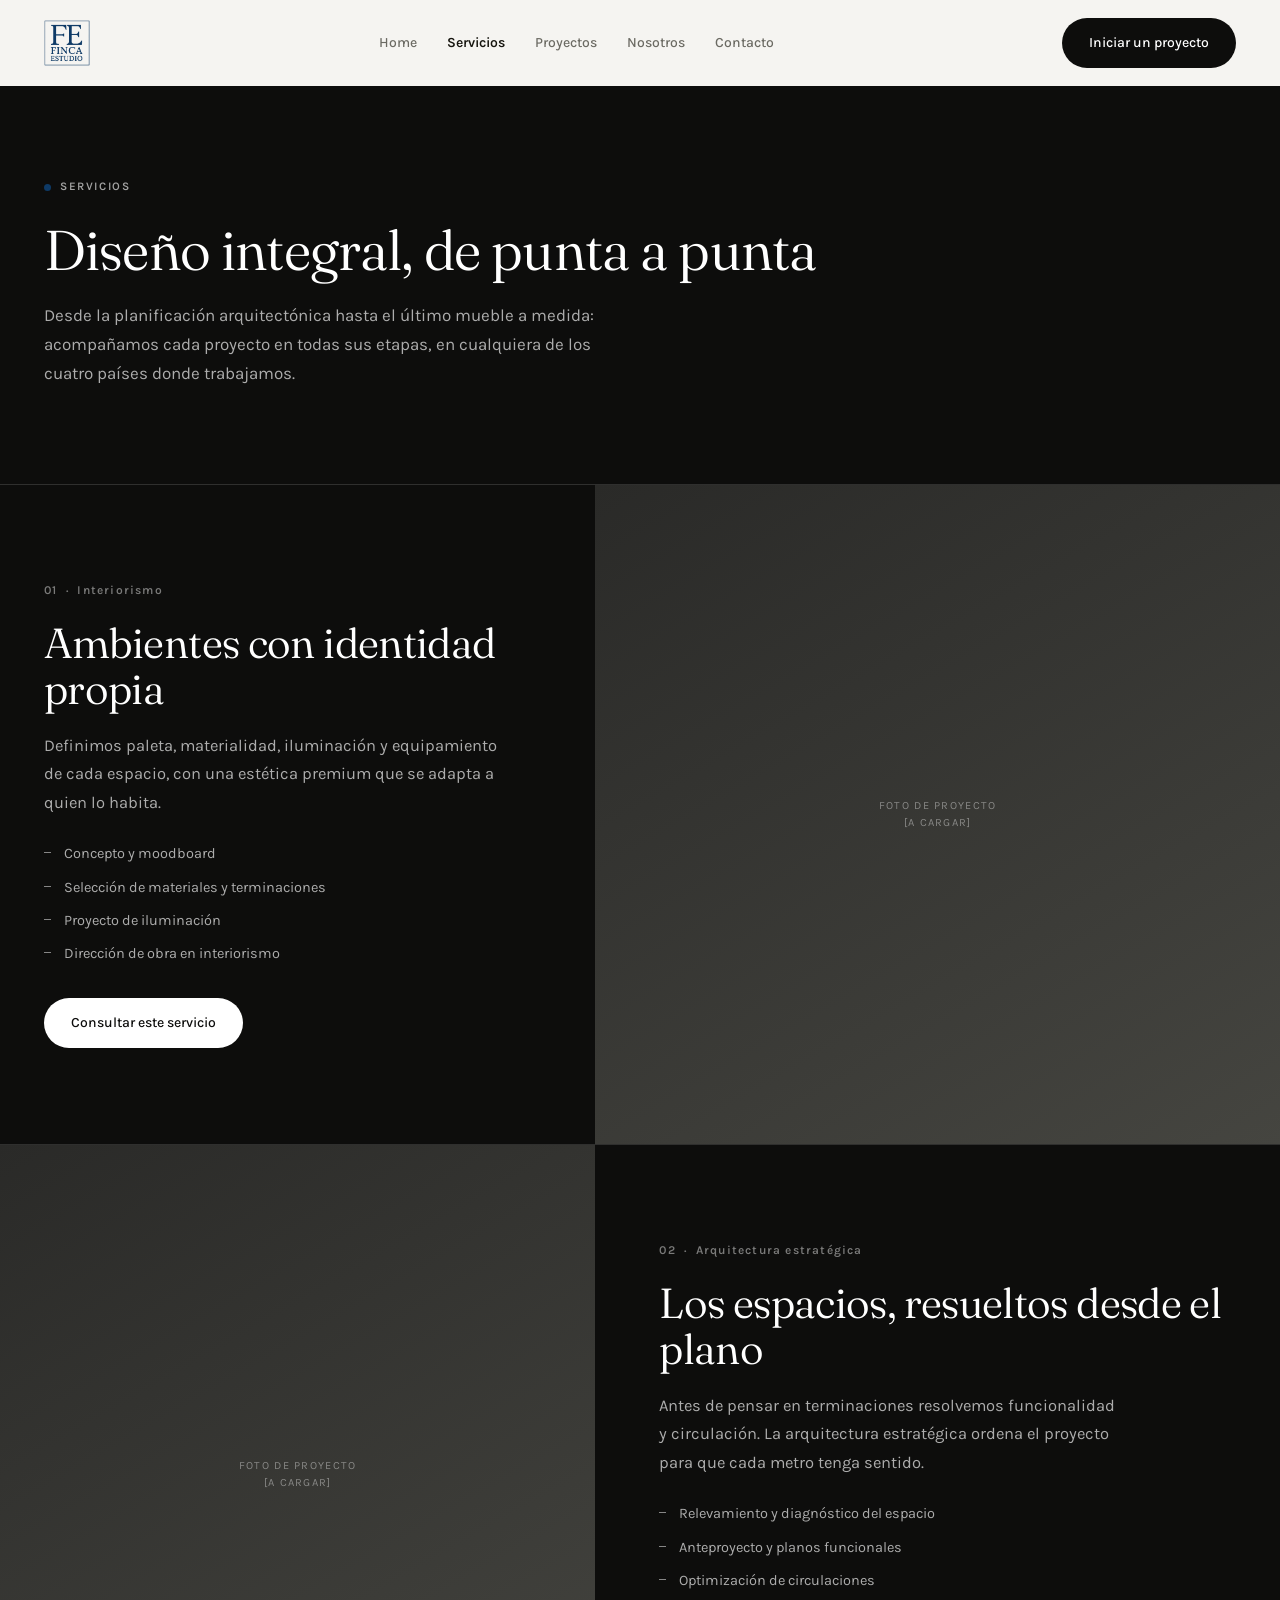
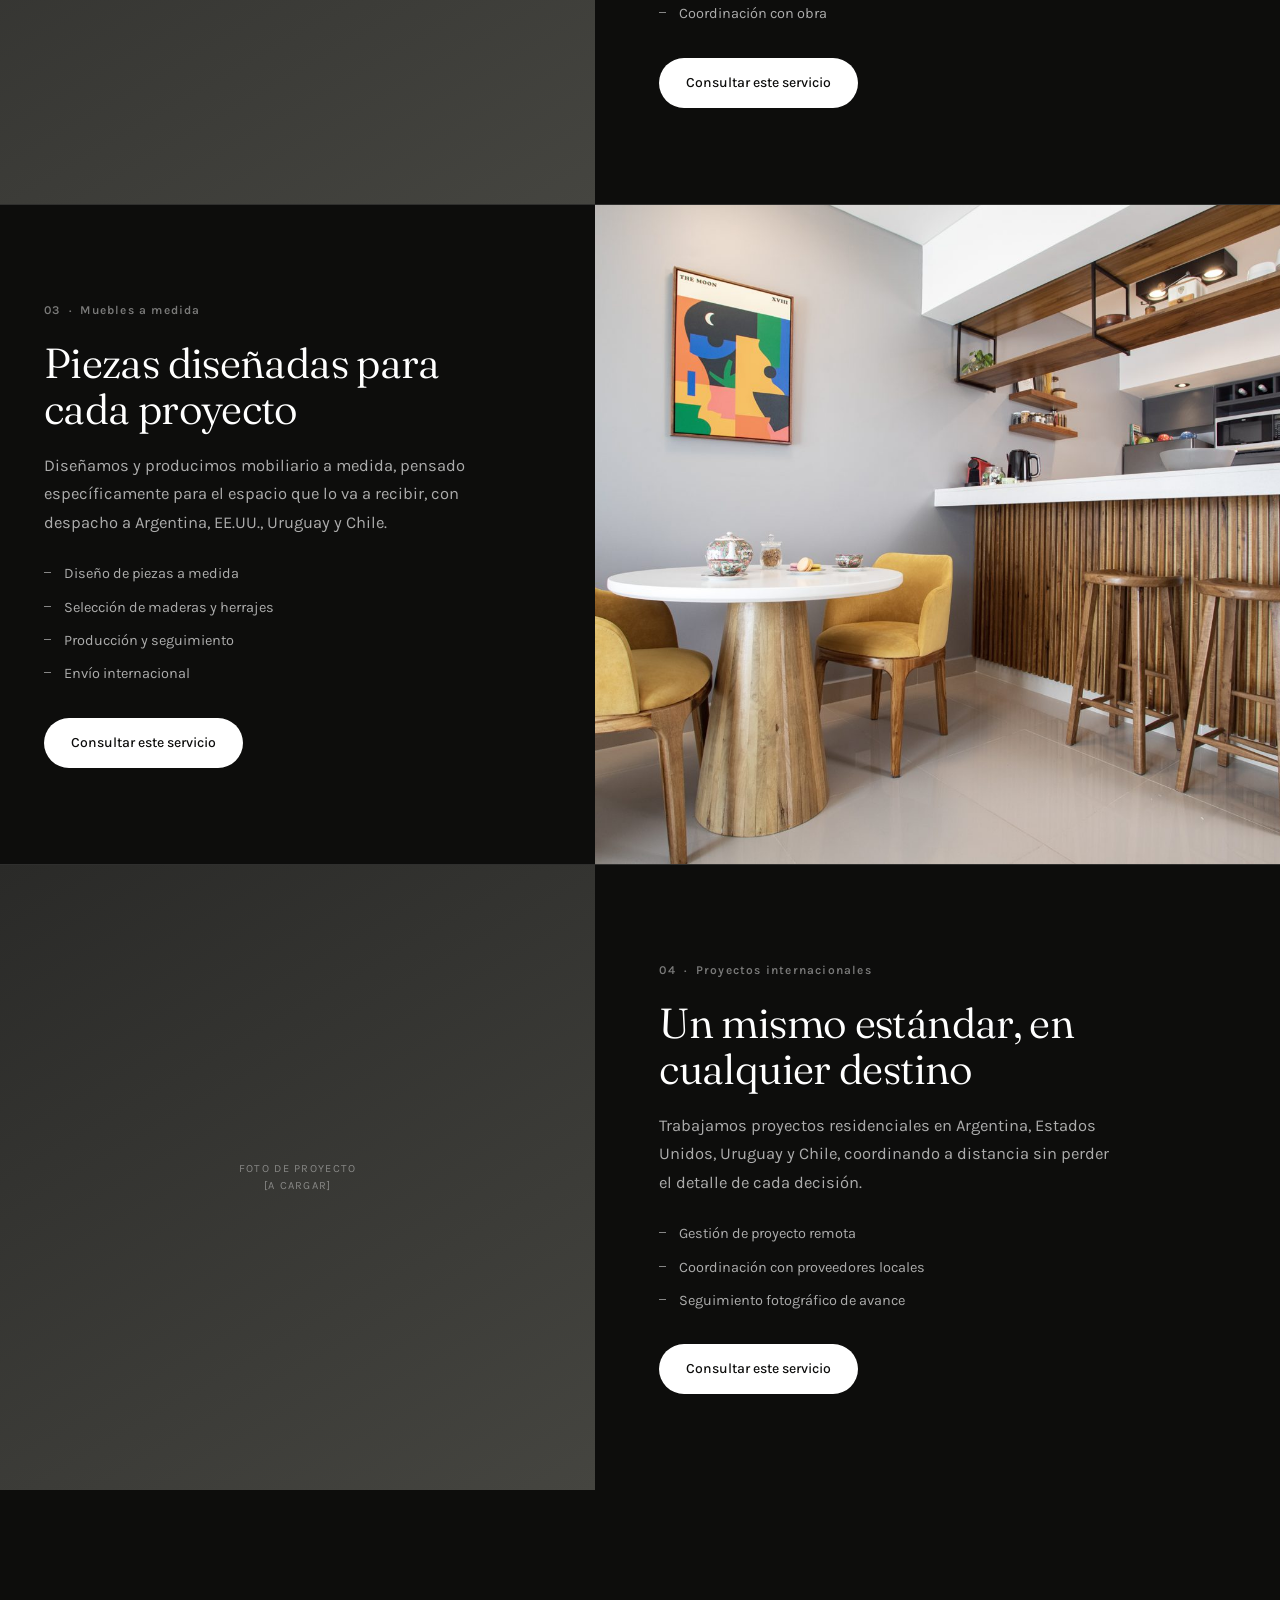
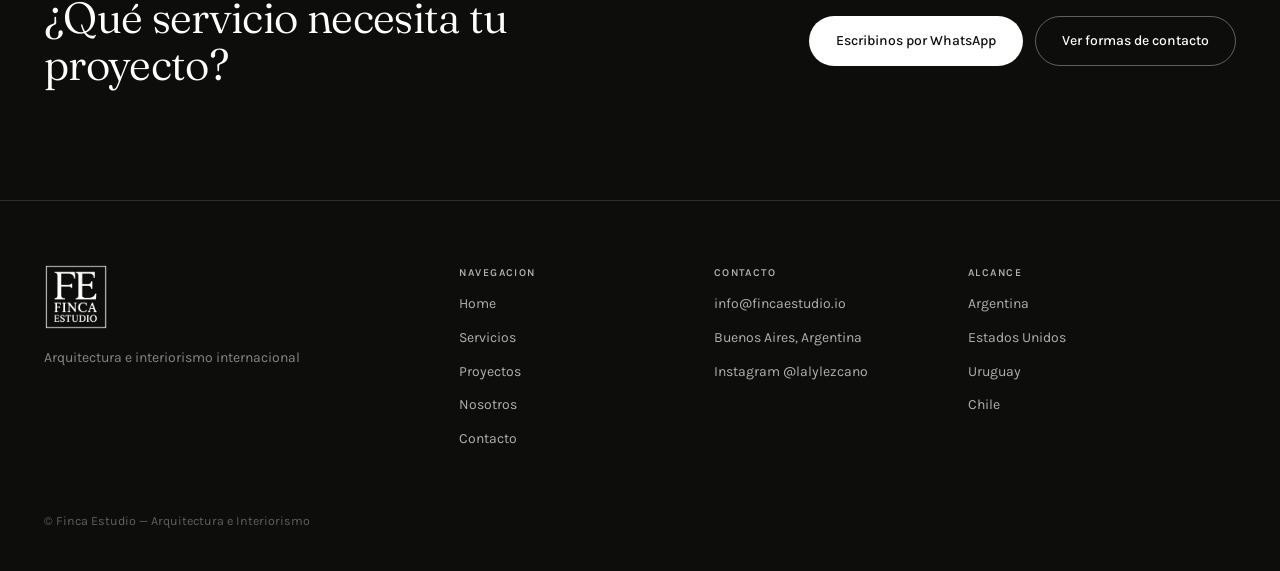
<file: servicios.html>
<!doctype html>
<html lang="es">
<head>
<meta charset="utf-8">
<meta name="viewport" content="width=device-width, initial-scale=1">
<title>Servicios — Finca Estudio</title>
<meta name="description" content="Interiorismo, arquitectura estratégica, muebles a medida y proyectos internacionales por Finca Estudio.">
<link rel="stylesheet" href="https://fonts.googleapis.com/css2?family=Fraunces:ital,opsz,wght@0,9..144,300;0,9..144,340;0,9..144,400;0,9..144,500;1,9..144,340&family=Karla:wght@300;400;500;600&display=swap">
<link rel="stylesheet" href="assets/css/style.css">
<script src="assets/js/meta-pixel.js"></script>
</head>
<body>

<header class="nav">
  <div class="nav-inner">
    <a class="brand" href="index.html">
      <img src="assets/images/logo-fe.png" class="brand-mark" alt="Finca Estudio">
    </a>
    <nav class="nav-links">
      <a href="index.html">Home</a>
      <div class="nav-item">
        <a href="servicios.html" class="active">Servicios</a>
        <div class="mega">
          <div>
            <p class="mega-col-title">Nuestras disciplinas</p>
            <ul class="mega-list">
              <li><a href="servicios.html#interiorismo"><span class="num">01</span> Interiorismo</a></li>
              <li><a href="servicios.html#arquitectura"><span class="num">02</span> Arquitectura estrategica</a></li>
              <li><a href="servicios.html#muebles"><span class="num">03</span> Muebles a medida</a></li>
              <li><a href="servicios.html#internacionales"><span class="num">04</span> Proyectos internacionales</a></li>
            </ul>
          </div>
          <div class="mega-promo">
            <p>Proyectos en Argentina, EE.UU., Uruguay y Chile.</p>
            <a href="servicios.html">Ver todos los servicios &rarr;</a>
          </div>
        </div>
      </div>
      <a href="proyectos.html">Proyectos</a>
      <a href="nosotros.html">Nosotros</a>
      <a href="contacto.html">Contacto</a>
    </nav>
    <a class="btn btn-dark nav-cta" href="contacto.html">Iniciar un proyecto</a>
    <button class="nav-toggle" aria-label="Abrir menu"><span></span><span></span><span></span></button>
  </div>
</header>

<section class="page-head on-dark">
  <div class="wrap">
    <span class="label"><span class="dot"></span>Servicios</span>
    <h1 class="disp">Diseño integral, de punta a punta</h1>
    <p>Desde la planificación arquitectónica hasta el último mueble a medida: acompañamos cada proyecto en todas sus etapas, en cualquiera de los cuatro países donde trabajamos.</p>
  </div>
</section>

<section class="feature on-dark" id="interiorismo">
  <div class="feature-row">
    <div class="feature-text">
      <span class="step-num">01 &nbsp;·&nbsp; Interiorismo</span>
      <h2 class="disp">Ambientes con identidad propia</h2>
      <p>Definimos paleta, materialidad, iluminación y equipamiento de cada espacio, con una estética premium que se adapta a quien lo habita.</p>
      <ul class="feature-list">
        <li>Concepto y moodboard</li>
        <li>Selección de materiales y terminaciones</li>
        <li>Proyecto de iluminación</li>
        <li>Dirección de obra en interiorismo</li>
      </ul>
      <a href="contacto.html" class="btn btn-light">Consultar este servicio</a>
    </div>
    <div class="feature-media"><span class="ph-label">Foto de proyecto<br>[a cargar]</span></div>
  </div>

  <div class="feature-row rev" id="arquitectura">
    <div class="feature-text">
      <span class="step-num">02 &nbsp;·&nbsp; Arquitectura estratégica</span>
      <h2 class="disp">Los espacios, resueltos desde el plano</h2>
      <p>Antes de pensar en terminaciones resolvemos funcionalidad y circulación. La arquitectura estratégica ordena el proyecto para que cada metro tenga sentido.</p>
      <ul class="feature-list">
        <li>Relevamiento y diagnóstico del espacio</li>
        <li>Anteproyecto y planos funcionales</li>
        <li>Optimización de circulaciones</li>
        <li>Coordinación con obra</li>
      </ul>
      <a href="contacto.html" class="btn btn-light">Consultar este servicio</a>
    </div>
    <div class="feature-media"><span class="ph-label">Foto de proyecto<br>[a cargar]</span></div>
  </div>

  <div class="feature-row" id="muebles">
    <div class="feature-text">
      <span class="step-num">03 &nbsp;·&nbsp; Muebles a medida</span>
      <h2 class="disp">Piezas diseñadas para cada proyecto</h2>
      <p>Diseñamos y producimos mobiliario a medida, pensado específicamente para el espacio que lo va a recibir, con despacho a Argentina, EE.UU., Uruguay y Chile.</p>
      <ul class="feature-list">
        <li>Diseño de piezas a medida</li>
        <li>Selección de maderas y herrajes</li>
        <li>Producción y seguimiento</li>
        <li>Envío internacional</li>
      </ul>
      <a href="contacto.html" class="btn btn-light">Consultar este servicio</a>
    </div>
    <div class="feature-media"><img src="assets/images/hero-cocina.jpg" alt="Mueble de cocina a medida, proyecto Finca Estudio"></div>
  </div>

  <div class="feature-row rev" id="internacionales">
    <div class="feature-text">
      <span class="step-num">04 &nbsp;·&nbsp; Proyectos internacionales</span>
      <h2 class="disp">Un mismo estándar, en cualquier destino</h2>
      <p>Trabajamos proyectos residenciales en Argentina, Estados Unidos, Uruguay y Chile, coordinando a distancia sin perder el detalle de cada decisión.</p>
      <ul class="feature-list">
        <li>Gestión de proyecto remota</li>
        <li>Coordinación con proveedores locales</li>
        <li>Seguimiento fotográfico de avance</li>
      </ul>
      <a href="contacto.html" class="btn btn-light">Consultar este servicio</a>
    </div>
    <div class="feature-media"><span class="ph-label">Foto de proyecto<br>[a cargar]</span></div>
  </div>
</section>

<section class="cta on-dark">
  <div class="wrap cta-inner">
    <h2 class="disp">¿Qué servicio necesita tu proyecto?</h2>
    <div class="hero-actions">
      <a href="https://wa.me/5491131908676" class="btn btn-light" target="_blank" rel="noopener">Escribinos por WhatsApp</a>
      <a href="contacto.html" class="btn btn-ghost-light">Ver formas de contacto</a>
    </div>
  </div>
</section>

<footer class="footer">
  <div class="footer-inner">
    <div class="footer-brand">
      <img src="assets/images/logo-fe-white.png" class="footer-mark" alt="Finca Estudio">
      <p class="footer-tag">Arquitectura e interiorismo internacional</p>
    </div>
    <div class="footer-col">
      <p class="footer-heading">Navegacion</p>
      <a href="index.html">Home</a>
      <a href="servicios.html">Servicios</a>
      <a href="proyectos.html">Proyectos</a>
      <a href="nosotros.html">Nosotros</a>
      <a href="contacto.html">Contacto</a>
    </div>
    <div class="footer-col">
      <p class="footer-heading">Contacto</p>
      <p>info@fincaestudio.io</p>
      <p>Buenos Aires, Argentina</p>
      <a href="https://instagram.com/lalylezcano" target="_blank" rel="noopener">Instagram @lalylezcano</a>
    </div>
    <div class="footer-col">
      <p class="footer-heading">Alcance</p>
      <p>Argentina</p>
      <p>Estados Unidos</p>
      <p>Uruguay</p>
      <p>Chile</p>
    </div>
  </div>
  <p class="footer-copy">&copy; Finca Estudio &mdash; Arquitectura e Interiorismo</p>
</footer>

<script src="assets/js/script.js"></script>
</body>
</html>
</file>
<file: assets/css/style.css>
/* ===========================================================
   FINCA ESTUDIO — sistema visual v3
   Referencia estructural: aira.app
   - Página a dos tonos: off-white cálido / negro casi puro
   - Titulares serif grandes y livianos, cuerpo sans gris
   - Bloques numerados: texto izquierda / foto full-bleed derecha
   - Botones pill, paneles con esquinas muy redondeadas
   - Navy solo como acento puntual (marca real)
   =========================================================== */

*{box-sizing:border-box;}
::selection{background:var(--navy); color:#fff;}

:root{
  --navy:#0E3A66; --navy-soft:#2C5D8F;
  --black:#0D0D0C; --black-soft:#191918;
  --bone:#F5F4F1; --white:#FFFFFF;
  --ink:#16150F; --ink-mid:#6B6A63; --ink-light:#9C9B93;
  --line:rgba(22,21,15,.12);
  --line-dark:rgba(255,255,255,.14);
  --r-lg:22px; --r-md:14px; --r-pill:999px;
}

html{scroll-behavior:smooth;}
body{margin:0; background:var(--bone); color:var(--ink); font-family:'Karla', -apple-system, Helvetica, Arial, sans-serif; font-size:16px; line-height:1.55; -webkit-font-smoothing:antialiased;}
img{display:block; max-width:100%;}
a{color:inherit; text-decoration:none;}
ul{margin:0; padding:0; list-style:none;}
button{font-family:inherit; cursor:pointer;}

.wrap{max-width:1340px; margin:0 auto; padding:0 44px;}
.disp{font-family:'Fraunces', Georgia, serif; font-weight:340; letter-spacing:-.015em; line-height:1.08;}
.ital{font-style:italic;}

@keyframes fadeUp{from{opacity:0; transform:translateY(20px);} to{opacity:1; transform:translateY(0);}}
.reveal > *{animation:fadeUp .8s cubic-bezier(.2,.8,.2,1) both;}
@supports (animation-timeline: view()){
  .reveal > *{animation-timeline: view(); animation-range: entry 0% cover 28%; animation-fill-mode: both;}
}

/* ---------- botones pill ---------- */
.btn{display:inline-flex; align-items:center; justify-content:center; gap:8px; padding:13px 26px; font-size:14px; font-weight:500; border-radius:var(--r-pill); transition:background .25s ease, color .25s ease, border-color .25s ease, opacity .25s ease; border:1px solid transparent;}
.btn-dark{background:var(--black); color:#fff;}
.btn-dark:hover{background:var(--navy);}
.btn-light{background:#fff; color:var(--black);}
.btn-light:hover{background:var(--bone);}
.btn-ghost-dark{border-color:var(--line); color:var(--ink); background:transparent;}
.btn-ghost-dark:hover{background:var(--ink); color:#fff; border-color:var(--ink);}
.btn-ghost-light{border-color:rgba(255,255,255,.34); color:#fff; background:transparent;}
.btn-ghost-light:hover{background:#fff; color:var(--black);}

.label{display:inline-flex; align-items:center; gap:9px; font-size:11.5px; letter-spacing:.14em; text-transform:uppercase; color:var(--ink-mid); font-weight:600;}
.label .dot{width:7px; height:7px; border-radius:50%; background:var(--navy); flex:none;}
.on-dark .label{color:rgba(255,255,255,.62);}
.step-num{font-size:12px; letter-spacing:.1em; color:var(--ink-light); font-weight:600; display:block; margin-bottom:22px;}
.on-dark .step-num{color:rgba(255,255,255,.45);}

/* ---------- nav ---------- */
.nav{position:sticky; top:0; z-index:60; background:rgba(245,244,241,.88); backdrop-filter:blur(14px);}
.nav-inner{max-width:1340px; margin:0 auto; padding:18px 44px; display:flex; align-items:center; justify-content:space-between; gap:28px;}
.brand{display:flex; align-items:center;}
.brand-mark{width:46px; height:46px; object-fit:contain; display:block;}
.brand-word{font-family:'Fraunces', serif; font-size:19px; font-weight:400; letter-spacing:-.01em; color:var(--ink);}
.nav-links{display:flex; align-items:center; gap:30px;}
.nav-links > a, .nav-item > a{font-size:14px; color:var(--ink-mid); font-weight:500; padding:8px 0; transition:color .2s ease;}
.nav-links > a:hover, .nav-item > a:hover{color:var(--ink);}
.nav-links > a.active, .nav-item > a.active{color:var(--ink); font-weight:600;}
.nav-item{position:relative;}
.mega{position:absolute; top:calc(100% + 16px); left:-28px; width:540px; background:#fff; border-radius:var(--r-md); box-shadow:0 30px 60px -32px rgba(13,13,12,.34); padding:30px; display:grid; grid-template-columns:1.15fr 1fr; gap:26px; opacity:0; visibility:hidden; transform:translateY(8px); transition:opacity .24s ease, transform .24s ease; z-index:10;}
.nav-item:hover .mega, .nav-item.is-open .mega{opacity:1; visibility:visible; transform:translateY(0);}
.mega-col-title{font-size:10.5px; letter-spacing:.14em; text-transform:uppercase; color:var(--ink-light); font-weight:700; margin:0 0 14px;}
.mega-list a{display:flex; align-items:baseline; gap:11px; font-size:14.5px; color:var(--ink); padding:8px 0; border-radius:6px; transition:color .2s ease;}
.mega-list a:hover{color:var(--navy);}
.mega-list .num{font-size:11px; color:var(--ink-light); font-weight:600;}
.mega-promo{background:var(--black); color:#fff; padding:22px; border-radius:var(--r-md); display:flex; flex-direction:column; justify-content:space-between; gap:16px;}
.mega-promo p{font-family:'Fraunces', serif; font-size:17px; line-height:1.35; margin:0; font-weight:340;}
.mega-promo a{font-size:13px; color:rgba(255,255,255,.75); width:fit-content;}
.mega-promo a:hover{color:#fff;}
.nav-toggle{display:none; flex-direction:column; gap:5px; background:none; border:0; padding:6px;}
.nav-toggle span{width:22px; height:1.5px; background:var(--ink); display:block;}

/* ---------- hero oscuro full-bleed ---------- */
.hero{position:relative; background:var(--black); color:#fff; overflow:hidden; min-height:640px; display:flex; align-items:center; padding:96px 0;}
.hero-bg{position:absolute; inset:0;}
.hero-bg img{width:100%; height:100%; object-fit:cover; opacity:.92;}
.hero-bg::after{content:""; position:absolute; inset:0; background:linear-gradient(100deg, rgba(13,13,12,.80) 0%, rgba(13,13,12,.52) 42%, rgba(13,13,12,.16) 100%);}
.hero > .wrap{width:100%;}
.hero-inner{position:relative; z-index:2; max-width:760px;}
.hero h1{font-size:clamp(38px, 5.2vw, 68px); margin:24px 0 26px; color:#fff;}
.hero p.lead{font-size:18px; line-height:1.65; color:rgba(255,255,255,.72); max-width:46ch; margin:0 0 38px;}
.hero-actions{display:flex; align-items:center; gap:12px; flex-wrap:wrap;}

/* ---------- barra de países (chips) ---------- */
.markets{background:var(--bone); padding:80px 0 76px;}
.markets h2{font-size:clamp(26px, 3vw, 38px); margin:18px 0 12px; max-width:20ch;}
.markets p{font-size:16px; color:var(--ink-mid); margin:0 0 34px; max-width:52ch;}
.chips{display:flex; flex-wrap:wrap; gap:10px;}
.chip{display:inline-flex; align-items:center; gap:9px; background:#fff; border:1px solid var(--line); border-radius:var(--r-pill); padding:9px 18px; font-size:14px; font-weight:500; color:var(--ink);}
.chip .flag{font-size:15px; line-height:1;}

/* ---------- panel grande redondeado ---------- */
.panel-section{padding:0 0 96px;}
.panel{background:#fff; border-radius:var(--r-lg); padding:64px 60px;}
.panel-head{max-width:640px; margin-bottom:48px;}
.panel-head h2{font-size:clamp(26px, 3vw, 38px); margin:18px 0 14px;}
.panel-head p{font-size:16px; line-height:1.7; color:var(--ink-mid); margin:0;}
.svc-rows{display:flex; flex-direction:column;}
.svc-line{display:grid; grid-template-columns:52px 250px 1fr 40px; align-items:center; gap:22px; padding:24px 0; border-top:1px solid var(--line); transition:padding-left .3s ease;}
.svc-line:last-child{border-bottom:1px solid var(--line);}
.svc-line:hover{padding-left:12px;}
.svc-line .n{font-size:12px; color:var(--ink-light); font-weight:600;}
.svc-line .t{font-family:'Fraunces', serif; font-size:21px; font-weight:400; color:var(--ink);}
.svc-line .d{font-size:14.5px; color:var(--ink-mid); line-height:1.6;}
.svc-line .a{justify-self:end; color:var(--ink-light); opacity:0; transform:translateX(-6px); transition:all .3s ease;}
.svc-line:hover .a{opacity:1; transform:translateX(0); color:var(--navy);}

/* ---------- bloques numerados oscuros (texto | foto) ---------- */
.feature{background:var(--black); color:#fff;}
.feature-row{display:grid; grid-template-columns:1fr 1.15fr; align-items:stretch; border-top:1px solid var(--line-dark);}
.feature:first-of-type .feature-row:first-child{border-top:0;}
.feature-text{padding:96px 64px 96px 44px; max-width:680px; justify-self:end; width:100%;}
.feature-row.rev .feature-text{order:2; justify-self:start; padding:96px 44px 96px 64px;}
.feature-row.rev .feature-media{order:1;}
.feature-text h2{font-size:clamp(28px, 3.4vw, 42px); color:#fff; margin:0 0 20px;}
.feature-text p{font-size:16.5px; line-height:1.72; color:rgba(255,255,255,.66); margin:0 0 18px; max-width:46ch;}
.feature-list{display:flex; flex-direction:column; gap:11px; margin:26px 0 32px;}
.feature-list li{font-size:14.5px; color:rgba(255,255,255,.66); padding-left:20px; position:relative;}
.feature-list li::before{content:""; position:absolute; left:0; top:9px; width:7px; height:1px; background:rgba(255,255,255,.5);}
.feature-media{position:relative; min-height:520px; background:linear-gradient(150deg,#2A2A28,#454540); overflow:hidden;}
.feature-media img{position:absolute; inset:0; width:100%; height:100%; object-fit:cover;}
.ph-label{position:absolute; inset:0; display:flex; align-items:center; justify-content:center; font-size:11px; letter-spacing:.12em; text-transform:uppercase; color:rgba(255,255,255,.4); text-align:center; padding:0 20px;}

/* ---------- proyectos ---------- */
.projects{padding:96px 0;}
.proj-head{display:flex; align-items:flex-end; justify-content:space-between; gap:32px; margin-bottom:44px; flex-wrap:wrap;}
.proj-head h2{font-size:clamp(26px, 3vw, 38px); margin:18px 0 0;}
.proj-grid{display:grid; grid-template-columns:repeat(3,1fr); gap:20px;}
.proj-card{border-radius:var(--r-md); overflow:hidden; background:#fff; position:relative;}
.proj-photo{position:relative; aspect-ratio:4/3.3; background:linear-gradient(155deg,#E2DED3,#F3F0E8); overflow:hidden;}
.proj-photo img{width:100%; height:100%; object-fit:cover; transition:transform .6s cubic-bezier(.2,.8,.2,1);}
.proj-card:hover .proj-photo img{transform:scale(1.045);}
.proj-photo .ph-label{color:var(--ink-light);}
.proj-body{padding:18px 20px 22px; display:flex; align-items:baseline; justify-content:space-between; gap:12px;}
.proj-body h4{font-family:'Fraunces', serif; font-size:17px; font-weight:400; margin:0; color:var(--ink);}
.proj-loc{font-size:12px; color:var(--ink-light); white-space:nowrap;}

/* ---------- catálogo ---------- */
.catalog{padding:0 0 96px;}
.cat-grid{display:grid; grid-template-columns:repeat(4,1fr); gap:20px;}
.cat-card{background:#fff; border-radius:var(--r-md); overflow:hidden;}
.cat-photo{position:relative; aspect-ratio:1/1; background:linear-gradient(150deg,#E8E5DC,#F7F5EF);}
.cat-photo .ph-label{color:var(--ink-light);}
.cat-body{padding:16px 18px 20px;}
.cat-body h4{font-size:15px; font-weight:500; margin:0 0 3px; color:var(--ink);}
.cat-body span{font-size:12.5px; color:var(--ink-light);}

/* ---------- testimonios ---------- */
.testi{padding:0 0 96px;}
.testi-panel{background:var(--black); color:#fff; border-radius:var(--r-lg); padding:72px 64px;}
.testi-carousel{position:relative; max-width:800px; margin-top:40px;}
.testi-auto{position:relative; min-height:190px;}
.testi-auto-slide{position:absolute; inset:0; opacity:0; animation:testiCycle 15s infinite;}
.testi-auto-slide:nth-child(1){animation-delay:0s;}
.testi-auto-slide:nth-child(2){animation-delay:5s;}
.testi-auto-slide:nth-child(3){animation-delay:10s;}
@keyframes testiCycle{0%{opacity:0;} 3%{opacity:1;} 30%{opacity:1;} 34%{opacity:0;} 100%{opacity:0;}}
.testi-quote{font-family:'Fraunces', serif; font-weight:340; font-size:clamp(22px,2.6vw,32px); line-height:1.4; margin:0 0 24px; max-width:32ch; color:#fff;}
.testi-name{font-size:13px; color:rgba(255,255,255,.55);}
.testi-progress{display:flex; gap:8px; margin-top:40px;}
.testi-bar{width:56px; height:2px; background:rgba(255,255,255,.2); position:relative; overflow:hidden;}
.testi-bar span{position:absolute; inset:0; background:#fff; transform-origin:left; transform:scaleX(0); animation:barFill 15s infinite;}
.testi-bar:nth-child(1) span{animation-delay:0s;}
.testi-bar:nth-child(2) span{animation-delay:5s;}
.testi-bar:nth-child(3) span{animation-delay:10s;}
@keyframes barFill{0%{transform:scaleX(0);} 30%{transform:scaleX(1);} 33%{transform:scaleX(1); opacity:1;} 34%{opacity:0;} 100%{transform:scaleX(1); opacity:0;}}

/* ---------- cta final ---------- */
.cta{background:var(--black); color:#fff; padding:104px 0;}
.cta-inner{display:flex; align-items:center; justify-content:space-between; gap:36px; flex-wrap:wrap;}
.cta h2{font-size:clamp(28px,3.4vw,44px); color:#fff; margin:0; max-width:18ch;}

/* ---------- footer ---------- */
.footer{background:var(--black); color:#fff; padding-top:8px;}
.footer-inner{max-width:1340px; margin:0 auto; padding:64px 44px 40px; display:grid; grid-template-columns:1.4fr .8fr .8fr 1fr; gap:40px; border-top:1px solid var(--line-dark);}
.footer-mark{width:64px; height:64px; object-fit:contain; margin-bottom:18px; display:block;}
.footer-brand p{margin:0; color:#fff;}
.footer-tag{color:rgba(255,255,255,.5) !important; margin-top:10px !important; font-size:14px;}
.footer-heading{font-size:10.5px; letter-spacing:.14em; text-transform:uppercase; color:rgba(255,255,255,.4); margin:0 0 18px; font-weight:600;}
.footer-col{display:flex; flex-direction:column; gap:12px; font-size:14px;}
.footer-col a, .footer-col p{color:rgba(255,255,255,.68); margin:0;}
.footer-col a:hover{color:#fff;}
.footer-copy{max-width:1340px; margin:0 auto; padding:22px 44px 40px; font-size:12.5px; color:rgba(255,255,255,.34);}

/* ---------- páginas internas ---------- */
.page-head{background:var(--black); color:#fff; padding:88px 0 96px;}
.page-head h1{font-size:clamp(34px,4.4vw,56px); color:#fff; margin:22px 0 20px;}
.page-head p{max-width:56ch; margin:0; font-size:17px; line-height:1.7; color:rgba(255,255,255,.66);}

/* proyectos: filtros */
.filters{display:flex; gap:9px; flex-wrap:wrap; padding:44px 0 0;}
.filter-pill{background:#fff; border:1px solid var(--line); color:var(--ink-mid); padding:9px 20px; font-size:13.5px; font-weight:500; border-radius:var(--r-pill); transition:all .22s ease;}
.filter-pill:hover{color:var(--ink);}
.filter-pill.active{background:var(--black); border-color:var(--black); color:#fff;}
.gallery{padding:32px 0 96px;}
.gal-grid{display:grid; grid-template-columns:repeat(3,1fr); gap:20px;}
.gal-card{border-radius:var(--r-md); overflow:hidden; background:#fff;}
.gal-card.span2{grid-column:span 2;}
.gal-photo{position:relative; aspect-ratio:4/3.1; background:linear-gradient(155deg,#E2DED3,#F3F0E8); overflow:hidden;}
.gal-photo.wide{aspect-ratio:16/9.4;}
.gal-photo img{width:100%; height:100%; object-fit:cover;}
.gal-photo .ph-label{color:var(--ink-light);}
.gal-body{padding:18px 20px 22px; display:flex; align-items:baseline; justify-content:space-between; gap:12px;}
.gal-body h4{font-family:'Fraunces', serif; font-size:17px; font-weight:400; margin:0;}
.gal-body span{font-size:12px; color:var(--ink-light); white-space:nowrap;}

/* nosotros */
.story{padding:96px 0;}
.story-panel{background:#fff; border-radius:var(--r-lg); overflow:hidden; display:grid; grid-template-columns:1fr 1fr; align-items:center;}
.story-photo{position:relative; min-height:520px; background:var(--bone);}
.story-photo img{position:absolute; inset:0; width:100%; height:100%; object-fit:cover;}
.story-text{padding:64px 60px;}
.story-text h1{font-size:clamp(28px,3.2vw,40px); margin:18px 0 20px;}
.story-text p{font-size:16px; line-height:1.75; color:var(--ink-mid); margin:0 0 18px;}
.values{padding:0 0 96px;}
.values-grid{display:grid; grid-template-columns:repeat(3,1fr); gap:20px;}
.value{background:#fff; border-radius:var(--r-md); padding:38px 34px;}
.value h3{font-family:'Fraunces', serif; font-size:20px; font-weight:400; margin:0 0 12px; color:var(--ink);}
.value p{font-size:14.5px; line-height:1.7; color:var(--ink-mid); margin:0;}
.proof{background:var(--black); color:#fff; padding:80px 0;}
.proof-inner{display:grid; grid-template-columns:repeat(3,1fr); gap:32px;}
.proof-stat{font-family:'Fraunces', serif; font-weight:340; font-size:44px; color:#fff; line-height:1;}
.proof-stat span{display:block; font-family:'Karla', sans-serif; font-size:13px; color:rgba(255,255,255,.52); margin-top:14px; line-height:1.5;}

/* contacto */
.contact{padding:96px 0 110px;}
.contact-grid{display:grid; grid-template-columns:.85fr 1.15fr; gap:24px;}
.info-card{background:var(--black); color:#fff; border-radius:var(--r-lg); padding:52px 44px;}
.info-card h3{font-family:'Fraunces', serif; font-size:26px; font-weight:340; margin:0 0 32px; color:#fff;}
.info-row{display:flex; flex-direction:column; gap:5px; margin-bottom:24px; padding-bottom:24px; border-bottom:1px solid var(--line-dark);}
.info-row span{font-size:10.5px; letter-spacing:.12em; text-transform:uppercase; color:rgba(255,255,255,.4);}
.info-row a, .info-row p{color:#fff; margin:0; font-size:15.5px;}
.info-row a:hover{color:rgba(255,255,255,.7);}
.whatsapp-btn{width:100%; margin-top:10px;}
.form-card{background:#fff; border-radius:var(--r-lg); padding:52px 48px;}
.field{margin-bottom:20px; display:flex; flex-direction:column; gap:8px;}
.field label{font-size:12.5px; color:var(--ink-mid); font-weight:500;}
.field input, .field select, .field textarea{border:1px solid var(--line); background:var(--bone); padding:13px 15px; font-family:'Karla', sans-serif; font-size:14.5px; color:var(--ink); border-radius:10px; transition:border-color .22s ease, box-shadow .22s ease, background .22s ease;}
.field input:focus, .field select:focus, .field textarea:focus{outline:none; background:#fff; border-color:var(--navy); box-shadow:0 0 0 3px rgba(14,58,102,.1);}
.field textarea{resize:vertical; min-height:120px;}
.field-row{display:grid; grid-template-columns:1fr 1fr; gap:16px;}

/* ---------- responsive ---------- */
@media (max-width:1080px){
  .wrap{padding:0 24px;}
  .nav-inner{padding:16px 24px;}
  .hero{min-height:auto; padding:72px 0;}
  .panel, .testi-panel{padding:44px 28px;}
  .feature-row{grid-template-columns:1fr;}
  .feature-text, .feature-row.rev .feature-text{padding:56px 24px; max-width:none; justify-self:stretch; order:1;}
  .feature-media, .feature-row.rev .feature-media{order:2; min-height:340px;}
  .proj-grid, .gal-grid{grid-template-columns:repeat(2,1fr);}
  .cat-grid{grid-template-columns:repeat(2,1fr);}
  .story-panel{grid-template-columns:1fr;}
  .story-photo{min-height:360px;}
  .story-text{padding:44px 28px;}
  .values-grid, .proof-inner{grid-template-columns:1fr;}
  .contact-grid{grid-template-columns:1fr;}
  .info-card, .form-card{padding:40px 28px;}
  .footer-inner{grid-template-columns:1fr 1fr; padding:52px 24px 32px;}
  .footer-copy{padding:20px 24px 36px;}
  .svc-line{grid-template-columns:40px 1fr; gap:14px;}
  .svc-line .d{grid-column:2; font-size:13.5px;}
  .svc-line .a{display:none;}
}
@media (max-width:760px){
  .nav-links{position:fixed; top:66px; left:0; right:0; bottom:0; background:var(--bone); flex-direction:column; align-items:flex-start; padding:28px 24px; gap:0; transform:translateX(100%); transition:transform .3s ease; overflow-y:auto; z-index:59;}
  .nav-links.is-open{transform:translateX(0);}
  .nav-links > a, .nav-item{width:100%; padding:16px 0; border-bottom:1px solid var(--line); font-size:16px;}
  .mega{display:none;}
  .nav-item.is-open .mega{display:grid; position:static; opacity:1; visibility:visible; transform:none; width:100%; box-shadow:none; padding:16px 0 0; margin-top:10px; grid-template-columns:1fr;}
  .nav-toggle{display:flex;}
  .nav-cta{display:none;}
  .proj-grid, .gal-grid, .cat-grid{grid-template-columns:1fr;}
  .gal-card.span2{grid-column:span 1;}
  .field-row{grid-template-columns:1fr;}
  .footer-inner{grid-template-columns:1fr;}
  .markets, .projects, .story, .contact{padding-top:64px; padding-bottom:64px;}
}
</file>
